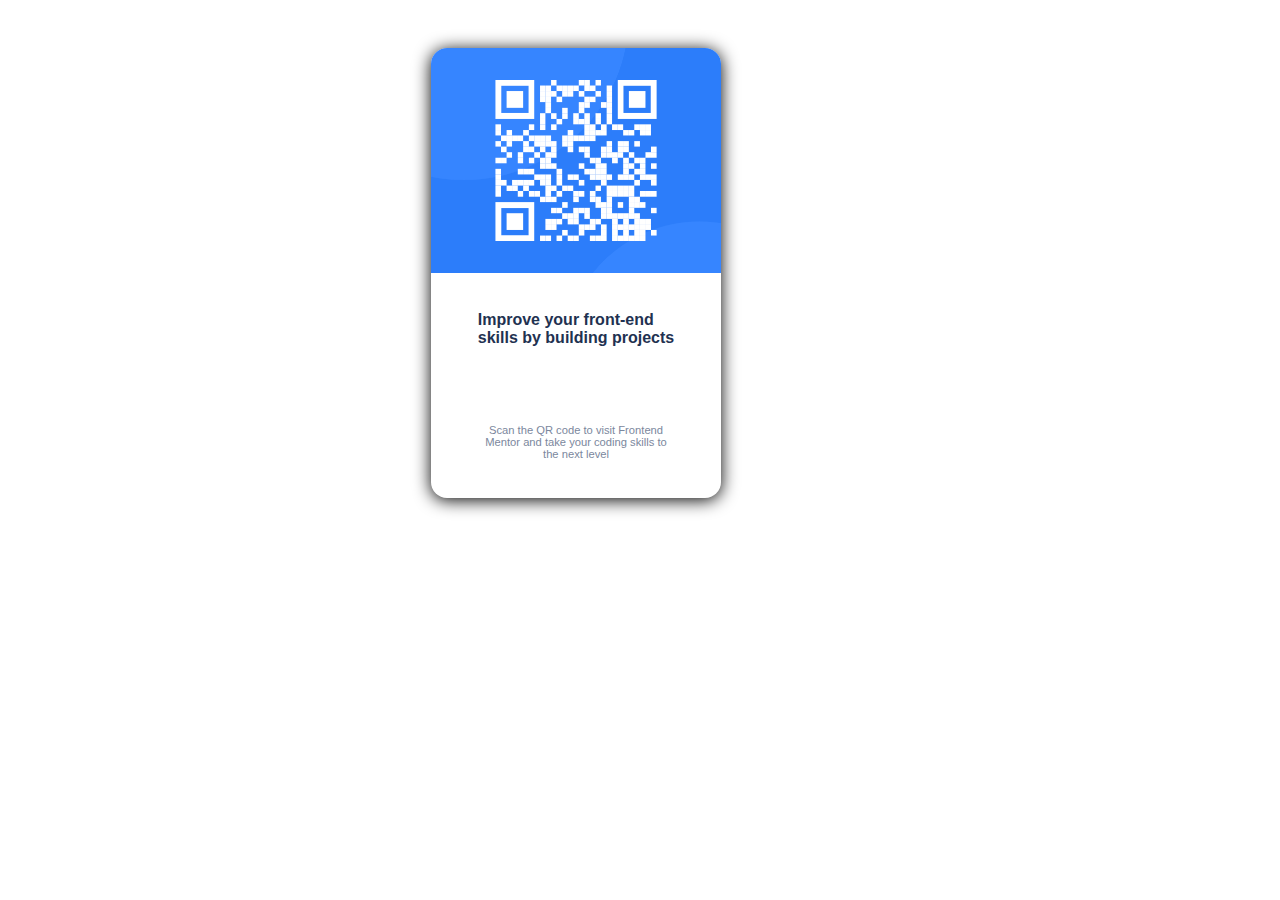
<file: QrCode_card/index.html>
<!DOCTYPE html>
<html lang="en">
<head>
    <meta charset="UTF-8">
    <meta name="viewport" content="width=device-width, initial-scale=1.0">
    <meta http-equiv="X-UA-Compatible" content="ie=edge">
    <link rel="shortcut icon" href="css/favicon-32x32.png" type="image/x-icon">
    <link rel="stylesheet" href="css/challenge15.css">
    <title>QR code card</title>
</head>
<body>
    <div class="container">
        <div class="card">
            <div class="qr_image"></div>
            <div class="card_detail">
                <h3>Improve your front-end<br>skills by building projects</h3>
                <p>Scan the QR code to visit Frontend<br>Mentor and take your coding skills to<br>the next level </p>
            </div>
        </div>
    </div>
</body>
</html>
</file>
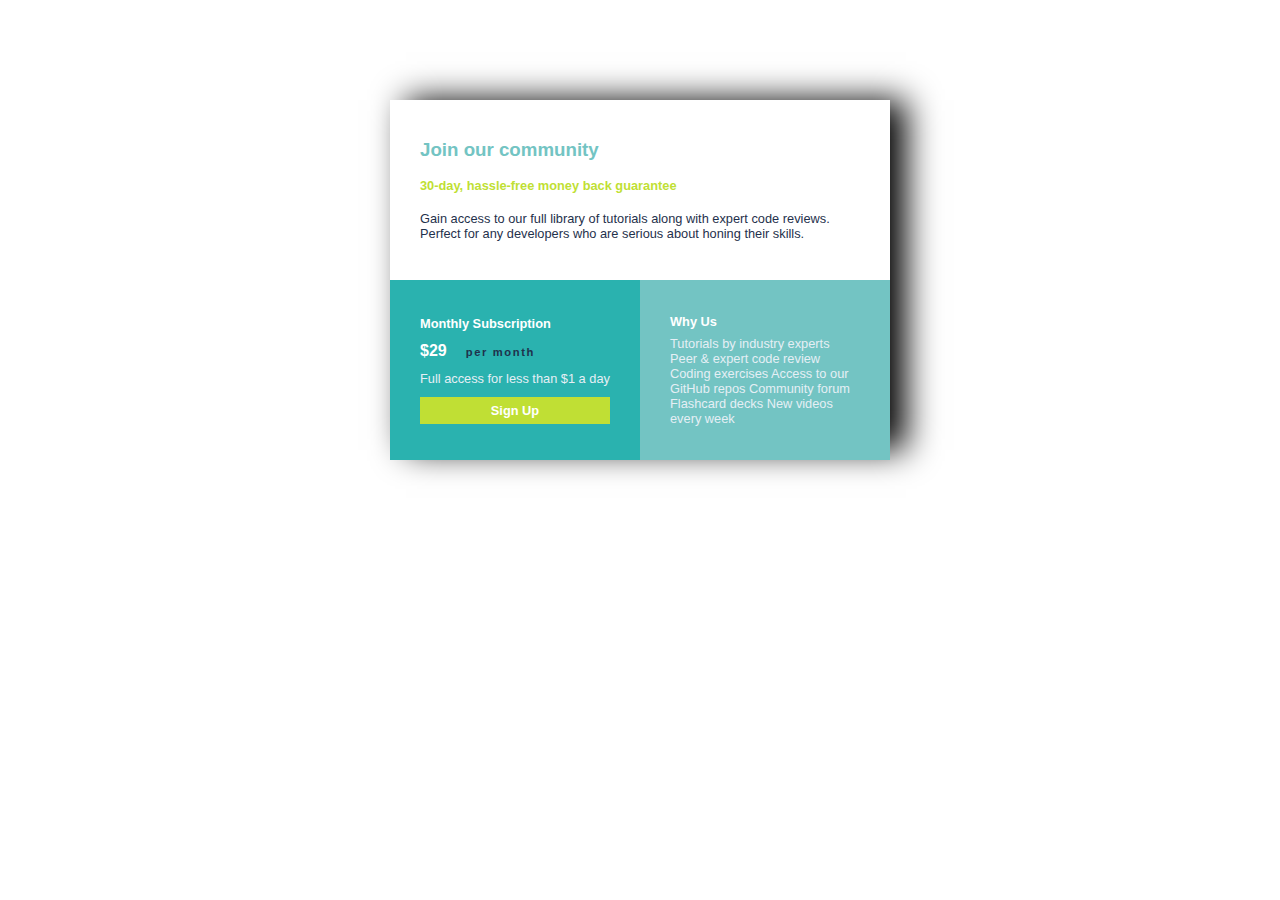
<file: Suscription_card/site/index.html>
<!DOCTYPE html>
<html lang="en">
<head>
    <meta charset="UTF-8">
    <meta http-equiv="X-UA-Compatible" content="ie=edge">
    <meta name="viewport" content="width=device-width, initial-scale=1.0">
    <link rel="stylesheet" href="./css/challenge5.css">
    <title>challenge5</title>
</head>
<body>
    <div class="container">
        <div class="card">
            <div class="card__header card--item">
                <h3>Join our community</h3>
                <h4>30-day, hassle-free money back guarantee</h4>
                <p>Gain access to our full library of tutorials along with expert code reviews. Perfect for any developers who are serious about honing their skills.</p>
            </div>
            <div class="card__using card--item">
                    <h4>Monthly Subscription</h4>
                    <p><span class="souscription">$29</span><span class="format"> per month</span></p>
                    <p class="dayli">Full access for less than $1 a day</p>
                    <button>Sign Up</button>
            </div>
            <div class="why_us card--item">
                <h4>Why Us</h4>
                <p>Tutorials by industry experts Peer & expert code review Coding exercises Access to our GitHub repos Community forum Flashcard decks New videos every week</p>
                
            </div>
        </div>
    </div>
</body>
</html>
</file>
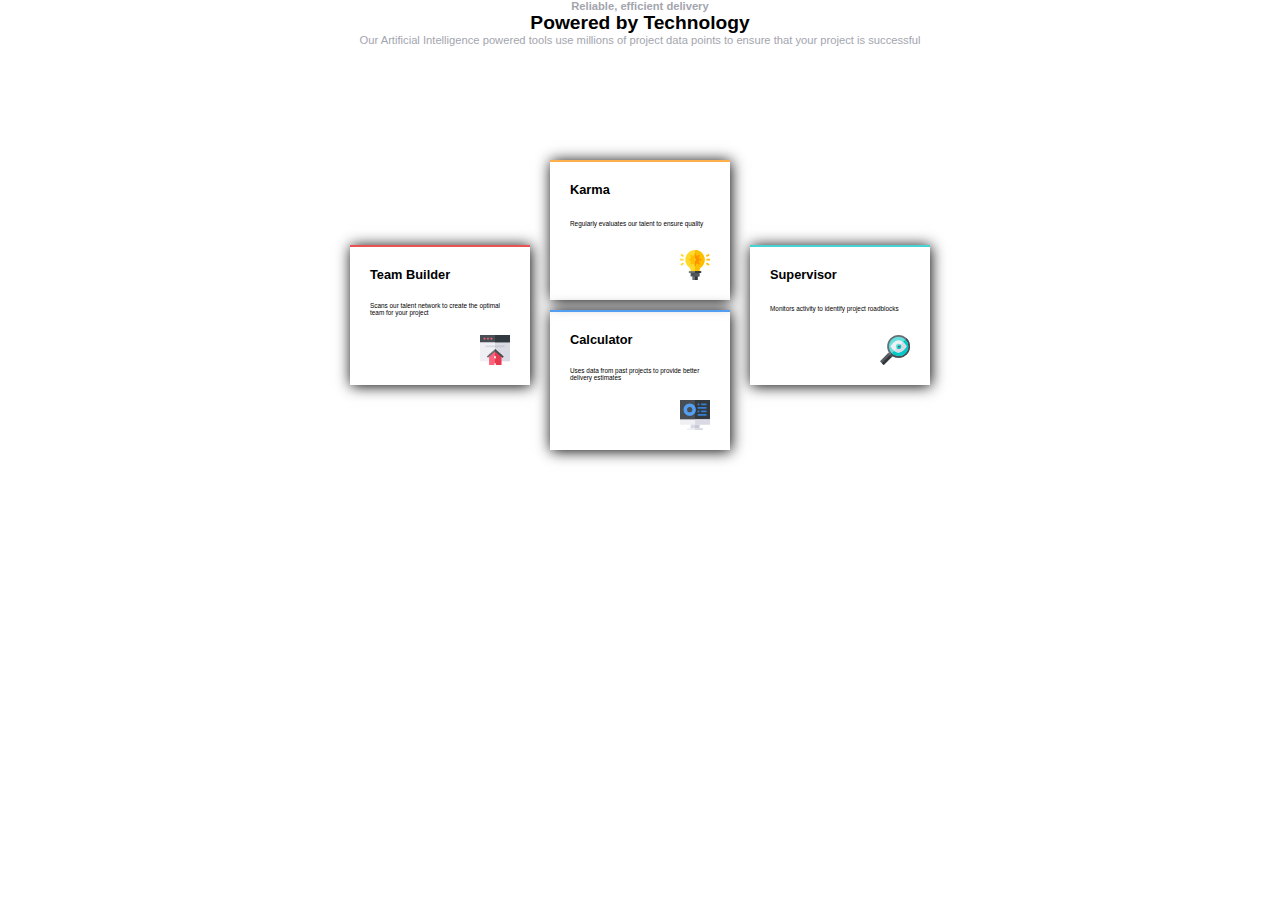
<file: AItechno_landingPage/challenge.html>
<!DOCTYPE html>
<html lang="en">
<head>
    <meta charset="UTF-8">
    <meta http-equiv="X-UA-Compatible" content="IE=7">
    <meta http-equiv="X-UA-Compatible" content="ie=edge">
    <meta name="viewport" content="width=device-width, initial-scale=1.0">
    <link rel="stylesheet" href="index.css">
    <title>challenge7</title>
</head>
<body>
    <div class="container">
        <div class="main">
            <div class="header">
                <h1>Reliable, efficient delivery</h1>
                <h1>Powered by Technology</h1>
                <p>Our Artificial Intelligence powered tools use millions of project data points to ensure that your project is successful</p>
            </div>
            <div class="cards">
                <div class="card item1">
                    <h3>Team Builder</h3>
                    <p>Scans our talent network to create the optimal team for your project</p>
                    <img src="images/icon-team-builder.svg" alt="house's icon" id="pic">
                </div>
               <div class="miniContainer">
                <div class="card item2">
                    <h3>Karma</h3>
                    <p>Regularly evaluates our talent to ensure quality</p>
                    <img src="images/icon-karma.svg" alt="karma's pic" id="pic2">
                </div>
                <div class="card item3">
                    <h3>Calculator</h3>
                    <p>Uses data from past projects to provide better delivery estimates</p>
                    <img src="images/icon-calculator.svg" alt="calculator's pic" id="pic3">
                </div>
               </div>
                <div class="card item4">
                    <h3>Supervisor</h3>
                    <p>Monitors activity to identify project roadblocks</p>
                    <img src="images/icon-supervisor.svg" alt="supervisor's pic" id="pic4">
                </div>
            </div>
        </div>
    </div>
</body>
</html>
</file>
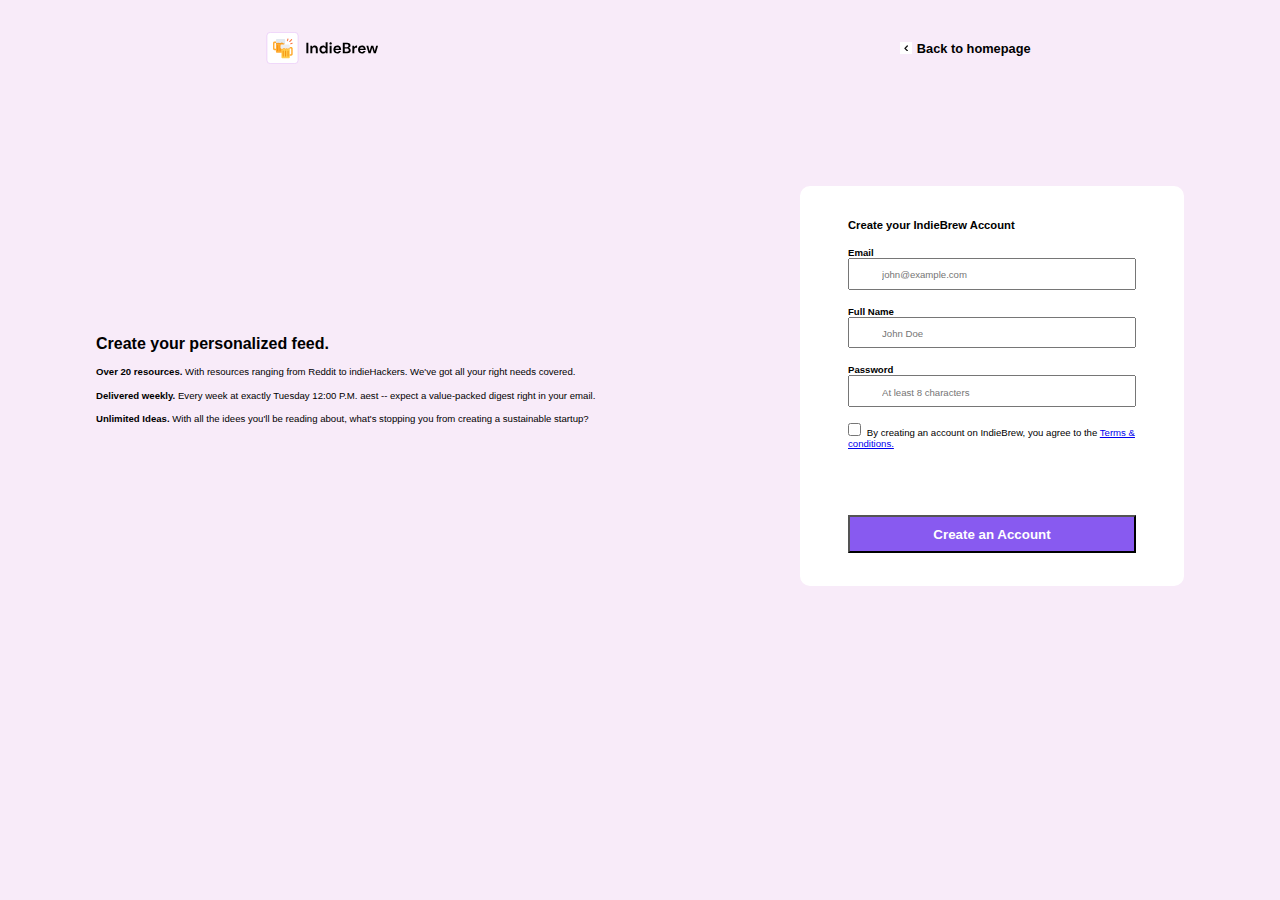
<file: Indie_landingPage/challenge16.html>
<!DOCTYPE html>
<html lang="en">
<head>
    <meta charset="UTF-8">
    <meta name="viewport" content="width=device-width, initial-scale=1.0">
    <meta http-equiv="X-UA-Compatible" content="ie=edge">
    <link rel="stylesheet" href="scss/challenge16.css">
    <title>challenge16</title>
</head>
<body>
    <header>
        <svg width="147" height="42" viewBox="0 0 147 42" fill="none" xmlns="http://www.w3.org/2000/svg">
            <path d="M52.36 28V14H54.92V28H52.36ZM57.5734 28V18.08H59.8334L60.0334 19.76C60.3401 19.1733 60.7801 18.7067 61.3534 18.36C61.9401 18.0133 62.6268 17.84 63.4134 17.84C64.6401 17.84 65.5934 18.2267 66.2734 19C66.9534 19.7733 67.2934 20.9067 67.2934 22.4V28H64.7334V22.64C64.7334 21.7867 64.5601 21.1333 64.2134 20.68C63.8668 20.2267 63.3268 20 62.5934 20C61.8734 20 61.2801 20.2533 60.8134 20.76C60.3601 21.2667 60.1334 21.9733 60.1334 22.88V28H57.5734ZM74.3014 28.24C73.3681 28.24 72.5347 28.0133 71.8014 27.56C71.0681 27.1067 70.4881 26.4867 70.0614 25.7C69.6347 24.9133 69.4214 24.02 69.4214 23.02C69.4214 22.02 69.6347 21.1333 70.0614 20.36C70.4881 19.5733 71.0681 18.96 71.8014 18.52C72.5347 18.0667 73.3681 17.84 74.3014 17.84C75.0481 17.84 75.7014 17.98 76.2614 18.26C76.8214 18.54 77.2747 18.9333 77.6214 19.44V13.6H80.1814V28H77.9014L77.6214 26.58C77.3014 27.02 76.8747 27.4067 76.3414 27.74C75.8214 28.0733 75.1414 28.24 74.3014 28.24ZM74.8414 26C75.6681 26 76.3414 25.7267 76.8614 25.18C77.3947 24.62 77.6614 23.9067 77.6614 23.04C77.6614 22.1733 77.3947 21.4667 76.8614 20.92C76.3414 20.36 75.6681 20.08 74.8414 20.08C74.0281 20.08 73.3547 20.3533 72.8214 20.9C72.2881 21.4467 72.0214 22.1533 72.0214 23.02C72.0214 23.8867 72.2881 24.6 72.8214 25.16C73.3547 25.72 74.0281 26 74.8414 26ZM84.1683 16.54C83.7016 16.54 83.3149 16.4 83.0083 16.12C82.7149 15.84 82.5683 15.4867 82.5683 15.06C82.5683 14.6333 82.7149 14.2867 83.0083 14.02C83.3149 13.74 83.7016 13.6 84.1683 13.6C84.6349 13.6 85.0149 13.74 85.3083 14.02C85.6149 14.2867 85.7683 14.6333 85.7683 15.06C85.7683 15.4867 85.6149 15.84 85.3083 16.12C85.0149 16.4 84.6349 16.54 84.1683 16.54ZM82.8883 28V18.08H85.4483V28H82.8883ZM92.9403 28.24C91.9403 28.24 91.0536 28.0267 90.2803 27.6C89.507 27.1733 88.9003 26.5733 88.4603 25.8C88.0203 25.0267 87.8003 24.1333 87.8003 23.12C87.8003 22.0933 88.0136 21.18 88.4403 20.38C88.8803 19.58 89.4803 18.96 90.2403 18.52C91.0136 18.0667 91.9203 17.84 92.9603 17.84C93.9336 17.84 94.7936 18.0533 95.5403 18.48C96.287 18.9067 96.867 19.4933 97.2803 20.24C97.707 20.9733 97.9203 21.7933 97.9203 22.7C97.9203 22.8467 97.9136 23 97.9003 23.16C97.9003 23.32 97.8936 23.4867 97.8803 23.66H90.3403C90.3936 24.4333 90.6603 25.04 91.1403 25.48C91.6336 25.92 92.227 26.14 92.9203 26.14C93.4403 26.14 93.8736 26.0267 94.2203 25.8C94.5803 25.56 94.847 25.2533 95.0203 24.88H97.6203C97.4336 25.5067 97.1203 26.08 96.6803 26.6C96.2536 27.1067 95.7203 27.5067 95.0803 27.8C94.4536 28.0933 93.7403 28.24 92.9403 28.24ZM92.9603 19.92C92.3336 19.92 91.7803 20.1 91.3003 20.46C90.8203 20.8067 90.5136 21.34 90.3803 22.06H95.3203C95.2803 21.4067 95.0403 20.8867 94.6003 20.5C94.1603 20.1133 93.6136 19.92 92.9603 19.92ZM100.133 28V14H105.753C107.207 14 108.313 14.34 109.073 15.02C109.847 15.6867 110.233 16.5467 110.233 17.6C110.233 18.48 109.993 19.1867 109.513 19.72C109.047 20.24 108.473 20.5933 107.793 20.78C108.593 20.94 109.253 21.34 109.773 21.98C110.293 22.6067 110.553 23.34 110.553 24.18C110.553 25.2867 110.153 26.2 109.353 26.92C108.553 27.64 107.42 28 105.953 28H100.133ZM102.693 19.88H105.373C106.093 19.88 106.647 19.7133 107.033 19.38C107.42 19.0467 107.613 18.5733 107.613 17.96C107.613 17.3733 107.42 16.9133 107.033 16.58C106.66 16.2333 106.093 16.06 105.333 16.06H102.693V19.88ZM102.693 25.92H105.553C106.313 25.92 106.9 25.7467 107.313 25.4C107.74 25.04 107.953 24.54 107.953 23.9C107.953 23.2467 107.733 22.7333 107.293 22.36C106.853 21.9867 106.26 21.8 105.513 21.8H102.693V25.92ZM112.691 28V18.08H114.971L115.211 19.94C115.571 19.3 116.057 18.7933 116.671 18.42C117.297 18.0333 118.031 17.84 118.871 17.84V20.54H118.151C117.591 20.54 117.091 20.6267 116.651 20.8C116.211 20.9733 115.864 21.2733 115.611 21.7C115.371 22.1267 115.251 22.72 115.251 23.48V28H112.691ZM125.265 28.24C124.265 28.24 123.378 28.0267 122.605 27.6C121.831 27.1733 121.225 26.5733 120.785 25.8C120.345 25.0267 120.125 24.1333 120.125 23.12C120.125 22.0933 120.338 21.18 120.765 20.38C121.205 19.58 121.805 18.96 122.565 18.52C123.338 18.0667 124.245 17.84 125.285 17.84C126.258 17.84 127.118 18.0533 127.865 18.48C128.611 18.9067 129.191 19.4933 129.605 20.24C130.031 20.9733 130.245 21.7933 130.245 22.7C130.245 22.8467 130.238 23 130.225 23.16C130.225 23.32 130.218 23.4867 130.205 23.66H122.665C122.718 24.4333 122.985 25.04 123.465 25.48C123.958 25.92 124.551 26.14 125.245 26.14C125.765 26.14 126.198 26.0267 126.545 25.8C126.905 25.56 127.171 25.2533 127.345 24.88H129.945C129.758 25.5067 129.445 26.08 129.005 26.6C128.578 27.1067 128.045 27.5067 127.405 27.8C126.778 28.0933 126.065 28.24 125.265 28.24ZM125.285 19.92C124.658 19.92 124.105 20.1 123.625 20.46C123.145 20.8067 122.838 21.34 122.705 22.06H127.645C127.605 21.4067 127.365 20.8867 126.925 20.5C126.485 20.1133 125.938 19.92 125.285 19.92ZM133.947 28L131.047 18.08H133.587L135.307 25.22L137.307 18.08H140.147L142.147 25.22L143.887 18.08H146.427L143.507 28H140.847L138.727 20.58L136.607 28H133.947Z" fill="black"/>
            <rect x="0.5" y="0.5" width="41" height="41" rx="4.5" fill="white" stroke="#EAC9F8"/>
            <path d="M10.4908 12.5065H13.0245V14.4294H11.7426C10.4606 14.4294 10.4606 15.0704 10.4606 15.7114V21.0135C10.4606 21.989 11.3858 22.1203 11.3858 22.1203H13.0245V24.0432H10.4908C9.4127 24.0432 8.53845 23.1697 8.53845 22.0916V14.4581C8.53845 13.3807 9.41198 12.5065 10.4908 12.5065Z" fill="#FFAC33"/>
            <path d="M12.3835 12.5065H23.2786V25.8111C23.2786 26.6006 22.6326 27.2466 21.843 27.2466H13.8191C13.0295 27.2466 12.3835 26.6006 12.3835 25.8111V12.5065Z" fill="#FFAC33"/>
            <path d="M14.6266 25.3237C14.9804 25.3237 15.2676 25.0373 15.2676 24.6828V17.6335C15.2676 17.2797 14.9812 16.9926 14.6266 16.9926C14.2727 16.9926 13.9856 17.279 13.9856 17.6335V24.6828C13.9856 25.0373 14.2727 25.3237 14.6266 25.3237ZM17.8307 25.3237C18.1846 25.3237 18.4717 25.0373 18.4717 24.6828V17.6335C18.4717 17.2797 18.1853 16.9926 17.8307 16.9926C17.4768 16.9926 17.1897 17.279 17.1897 17.6335V24.6828C17.1905 25.0373 17.4768 25.3237 17.8307 25.3237ZM12.3835 14.7395V12.5065H23.2786V16.0078C23.069 16.0846 22.845 16.1334 22.6089 16.1334C21.7921 16.1334 21.0937 15.6302 20.803 14.9175C20.6322 15.0654 20.4118 15.1572 20.1692 15.1572C19.839 15.1572 19.5483 14.9921 19.3718 14.7409C19.0251 15.2836 18.4214 15.6453 17.7295 15.6453C17.095 15.6453 16.5359 15.3374 16.1798 14.868C16.0018 15.3223 15.5626 15.6453 15.0458 15.6453C14.5828 15.6453 14.1852 15.384 13.9777 15.0043C13.7839 15.0991 13.5686 15.1572 13.3375 15.1572C12.7044 15.1572 12.3835 14.7395 12.3835 14.7395Z" fill="#F4900C"/>
            <path d="M14.3065 9.3024H22.6376C23.9196 9.3024 24.5605 9.94337 24.5605 11.2253V13.2063C24.5605 14.2844 23.6863 15.158 22.6089 15.158C21.7921 15.158 21.0937 14.6548 20.803 13.9428C20.6322 14.0899 20.4118 14.1825 20.1692 14.1825C19.839 14.1825 19.5483 14.0174 19.3718 13.7662C19.0251 14.3081 18.4214 14.6699 17.7295 14.6699C17.095 14.6699 16.5359 14.362 16.1798 13.8925C16.0018 14.3469 15.5626 14.6699 15.0458 14.6699C14.6007 14.6699 14.2203 14.4258 14.0071 14.0691C13.8342 14.2335 13.6023 14.3361 13.3446 14.3361C12.8135 14.3361 12.3835 13.9055 12.3835 13.375V11.2253C12.3835 9.94337 13.0245 9.3024 14.3065 9.3024Z" fill="#E1E8ED"/>
            <path d="M30.4269 13.2602C30.2431 13.2602 30.0594 13.1899 29.9194 13.0499C29.6388 12.7692 29.6388 12.3149 29.9194 12.0342L32.4689 9.48615C32.7496 9.20622 33.2032 9.20622 33.4839 9.48615C33.7645 9.76608 33.7645 10.2212 33.4839 10.5018L30.9344 13.0499C30.7944 13.1906 30.6106 13.2602 30.4269 13.2602ZM27.4381 12.0421C27.3599 12.0421 27.2795 12.0285 27.2012 12.0012C26.8273 11.8706 26.6299 11.4615 26.7605 11.0868L27.4568 9.0964C27.5881 8.72245 27.9965 8.52506 28.3712 8.65569C28.7452 8.78633 28.9425 9.19546 28.8119 9.57013L28.1157 11.5605C28.0123 11.857 27.7345 12.0421 27.4381 12.0421ZM31.8474 16.1865C31.5516 16.1865 31.2746 16.0021 31.1705 15.7078C31.0384 15.3338 31.2351 14.924 31.6083 14.7919L33.3985 14.1596C33.7731 14.0268 34.1823 14.2242 34.3143 14.5974C34.4464 14.9714 34.2497 15.3812 33.8765 15.5133L32.0864 16.1456C32.0067 16.1736 31.9263 16.1865 31.8474 16.1865Z" fill="#FA743E"/>
            <path d="M32.4259 19.6842H29.8922V21.6071H31.1741C32.456 21.6071 32.456 22.2481 32.456 22.889V28.1912C32.456 29.1667 31.5308 29.298 31.5308 29.298H29.8922V31.2209H32.4259C33.504 31.2209 34.3782 30.3474 34.3782 29.2693V21.6358C34.3782 20.5584 33.5047 19.6842 32.4259 19.6842Z" fill="#FFAC33"/>
            <path d="M30.5331 19.6842H19.6381V32.9888C19.6381 33.7783 20.2841 34.4243 21.0736 34.4243H29.0976C29.8871 34.4243 30.5331 33.7783 30.5331 32.9888V19.6842Z" fill="#FFCC4D"/>
            <path d="M21.8811 32.5014C21.5273 32.5014 21.2402 32.2151 21.2402 31.8605V24.8113C21.2402 24.4574 21.5273 24.1703 21.8811 24.1703C22.235 24.1703 22.5221 24.4567 22.5221 24.8113V31.8605C22.5221 32.2151 22.235 32.5014 21.8811 32.5014ZM28.2901 32.5014C27.9363 32.5014 27.6491 32.2151 27.6491 31.8605V24.8113C27.6491 24.4574 27.9355 24.1703 28.2901 24.1703C28.644 24.1703 28.9311 24.4567 28.9311 24.8113V31.8605C28.9311 32.2151 28.644 32.5014 28.2901 32.5014ZM25.086 32.5014C24.7321 32.5014 24.445 32.2151 24.445 31.8605V24.8113C24.445 24.4574 24.7314 24.1703 25.086 24.1703C25.4406 24.1703 25.727 24.4567 25.727 24.8113V31.8605C25.7262 32.2151 25.4398 32.5014 25.086 32.5014Z" fill="#F4900C"/>
            <path d="M30.5331 21.9172V19.6842H19.6381V23.1855C19.8477 23.2623 20.0716 23.3111 20.3077 23.3111C21.1246 23.3111 21.823 22.8079 22.1137 22.0952C22.2845 22.2431 22.5048 22.3349 22.7474 22.3349C23.0776 22.3349 23.3683 22.1698 23.5449 21.9186C23.8916 22.4613 24.4952 22.823 25.1871 22.823C25.8217 22.823 26.3808 22.5151 26.7368 22.0457C26.9148 22.5 27.3541 22.823 27.8709 22.823C28.3339 22.823 28.7315 22.5617 28.9389 22.182C29.1327 22.2768 29.3481 22.3349 29.5792 22.3349C30.2123 22.3349 30.5331 21.9172 30.5331 21.9172Z" fill="#FFAC33"/>
            <path d="M28.6102 16.4801H20.279C18.9971 16.4801 18.3561 17.1211 18.3561 18.403V20.3841C18.3561 21.4621 19.2304 22.3357 20.3078 22.3357C21.1246 22.3357 21.823 21.8325 22.1137 21.1205C22.2845 21.2676 22.5049 21.3602 22.7475 21.3602C23.0776 21.3602 23.3683 21.1951 23.5449 20.9439C23.8916 21.4858 24.4952 21.8476 25.1872 21.8476C25.8217 21.8476 26.3808 21.5397 26.7368 21.0702C26.9148 21.5246 27.3541 21.8476 27.8709 21.8476C28.3159 21.8476 28.6963 21.6035 28.9095 21.2468C29.0818 21.4112 29.3143 21.5138 29.5713 21.5138C30.1025 21.5138 30.5324 21.0832 30.5324 20.5527V18.403C30.5331 17.1211 29.8921 16.4801 28.6102 16.4801Z" fill="#EEEEEE"/>
        </svg>

        <div class="back">
            <svg class="second-svg" width="12" height="19" viewBox="0 0 12 19" fill="none" xmlns="http://www.w3.org/2000/svg">
                <path d="M9.83533 2.64001L2.94592 9.39434L9.83533 16.1487" stroke="#101010" stroke-width="4" stroke-linecap="round" stroke-linejoin="round"/>
            </svg>

            <p>Back to homepage</p>

        </div>

        
    </header>

    <main>

        <div class="left">

            <h3>Create your personalized feed.</h3>

            <div class="details">

                <p><span>Over 20 resources.</span> With resources ranging from Reddit to indieHackers. We've got all your right needs covered.</p>
                <p><span>Delivered weekly.</span> Every week at exactly Tuesday 12:00 P.M. aest -- expect a value-packed digest right in your email.</p>
                <p><span>Unlimited Ideas.</span> With all the idees you'll be reading about, what's stopping you from creating a sustainable startup?</p>

            </div>

        </div>

        <div class="right">
            <div class="souscription">
                <h3>Create your IndieBrew Account</h3>

                <form action="get">

                    <label for="email" >Email</label>
                    <input type="email" name="" id="email" placeholder="john@example.com">

                </form>
                <form action="get">

                    <label for="name">Full Name</label>
                    <input type="text" name="name" id="name" placeholder="John Doe">

                </form>

                <form action="get">

                    <label for="password">Password</label>
                    <input type="password" name="password" id="password" placeholder="At least 8 characters">

                </form>
                

                
                <input type="checkbox" name="agree" id="agree"> <p class="checkbox_text">By creating an account on IndieBrew, you agree to the
                <a href="#">Terms & conditions.</a></p>
                
            </div>

            <button type="submit">Create an Account</button>
        </div>

    </main>
</body>
</html>
</file>
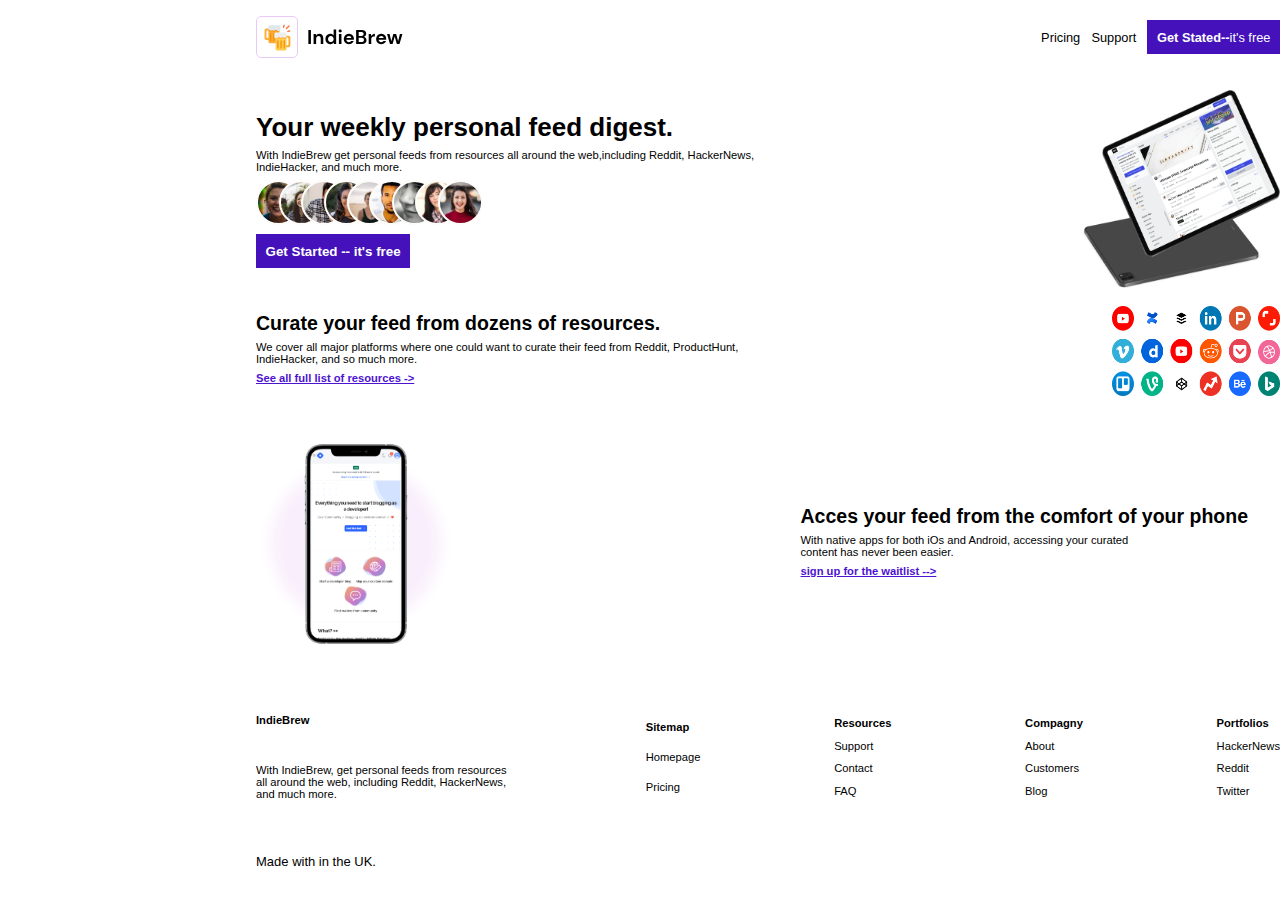
<file: Indie_landingPage/challenge16_2.html>
<!DOCTYPE html>
<html lang="en">
<head>
    <meta charset="UTF-8">
    <meta http-equiv="X-UA-Compatible" content="ie=edge">
    <meta name="viewport" content="width=device-width, initial-scale=1.0">
    <link rel="stylesheet" href="scss/challenge16_2.css">

    <title>challenge16_2</title>
</head>
<body>

    <header>
        <svg width="147" height="42" viewBox="0 0 147 42" fill="none" xmlns="http://www.w3.org/2000/svg">
            <path d="M52.36 28V14H54.92V28H52.36ZM57.5734 28V18.08H59.8334L60.0334 19.76C60.3401 19.1733 60.7801 18.7067 61.3534 18.36C61.9401 18.0133 62.6268 17.84 63.4134 17.84C64.6401 17.84 65.5934 18.2267 66.2734 19C66.9534 19.7733 67.2934 20.9067 67.2934 22.4V28H64.7334V22.64C64.7334 21.7867 64.5601 21.1333 64.2134 20.68C63.8668 20.2267 63.3268 20 62.5934 20C61.8734 20 61.2801 20.2533 60.8134 20.76C60.3601 21.2667 60.1334 21.9733 60.1334 22.88V28H57.5734ZM74.3014 28.24C73.3681 28.24 72.5347 28.0133 71.8014 27.56C71.0681 27.1067 70.4881 26.4867 70.0614 25.7C69.6347 24.9133 69.4214 24.02 69.4214 23.02C69.4214 22.02 69.6347 21.1333 70.0614 20.36C70.4881 19.5733 71.0681 18.96 71.8014 18.52C72.5347 18.0667 73.3681 17.84 74.3014 17.84C75.0481 17.84 75.7014 17.98 76.2614 18.26C76.8214 18.54 77.2747 18.9333 77.6214 19.44V13.6H80.1814V28H77.9014L77.6214 26.58C77.3014 27.02 76.8747 27.4067 76.3414 27.74C75.8214 28.0733 75.1414 28.24 74.3014 28.24ZM74.8414 26C75.6681 26 76.3414 25.7267 76.8614 25.18C77.3947 24.62 77.6614 23.9067 77.6614 23.04C77.6614 22.1733 77.3947 21.4667 76.8614 20.92C76.3414 20.36 75.6681 20.08 74.8414 20.08C74.0281 20.08 73.3547 20.3533 72.8214 20.9C72.2881 21.4467 72.0214 22.1533 72.0214 23.02C72.0214 23.8867 72.2881 24.6 72.8214 25.16C73.3547 25.72 74.0281 26 74.8414 26ZM84.1683 16.54C83.7016 16.54 83.3149 16.4 83.0083 16.12C82.7149 15.84 82.5683 15.4867 82.5683 15.06C82.5683 14.6333 82.7149 14.2867 83.0083 14.02C83.3149 13.74 83.7016 13.6 84.1683 13.6C84.6349 13.6 85.0149 13.74 85.3083 14.02C85.6149 14.2867 85.7683 14.6333 85.7683 15.06C85.7683 15.4867 85.6149 15.84 85.3083 16.12C85.0149 16.4 84.6349 16.54 84.1683 16.54ZM82.8883 28V18.08H85.4483V28H82.8883ZM92.9403 28.24C91.9403 28.24 91.0536 28.0267 90.2803 27.6C89.507 27.1733 88.9003 26.5733 88.4603 25.8C88.0203 25.0267 87.8003 24.1333 87.8003 23.12C87.8003 22.0933 88.0136 21.18 88.4403 20.38C88.8803 19.58 89.4803 18.96 90.2403 18.52C91.0136 18.0667 91.9203 17.84 92.9603 17.84C93.9336 17.84 94.7936 18.0533 95.5403 18.48C96.287 18.9067 96.867 19.4933 97.2803 20.24C97.707 20.9733 97.9203 21.7933 97.9203 22.7C97.9203 22.8467 97.9136 23 97.9003 23.16C97.9003 23.32 97.8936 23.4867 97.8803 23.66H90.3403C90.3936 24.4333 90.6603 25.04 91.1403 25.48C91.6336 25.92 92.227 26.14 92.9203 26.14C93.4403 26.14 93.8736 26.0267 94.2203 25.8C94.5803 25.56 94.847 25.2533 95.0203 24.88H97.6203C97.4336 25.5067 97.1203 26.08 96.6803 26.6C96.2536 27.1067 95.7203 27.5067 95.0803 27.8C94.4536 28.0933 93.7403 28.24 92.9403 28.24ZM92.9603 19.92C92.3336 19.92 91.7803 20.1 91.3003 20.46C90.8203 20.8067 90.5136 21.34 90.3803 22.06H95.3203C95.2803 21.4067 95.0403 20.8867 94.6003 20.5C94.1603 20.1133 93.6136 19.92 92.9603 19.92ZM100.133 28V14H105.753C107.207 14 108.313 14.34 109.073 15.02C109.847 15.6867 110.233 16.5467 110.233 17.6C110.233 18.48 109.993 19.1867 109.513 19.72C109.047 20.24 108.473 20.5933 107.793 20.78C108.593 20.94 109.253 21.34 109.773 21.98C110.293 22.6067 110.553 23.34 110.553 24.18C110.553 25.2867 110.153 26.2 109.353 26.92C108.553 27.64 107.42 28 105.953 28H100.133ZM102.693 19.88H105.373C106.093 19.88 106.647 19.7133 107.033 19.38C107.42 19.0467 107.613 18.5733 107.613 17.96C107.613 17.3733 107.42 16.9133 107.033 16.58C106.66 16.2333 106.093 16.06 105.333 16.06H102.693V19.88ZM102.693 25.92H105.553C106.313 25.92 106.9 25.7467 107.313 25.4C107.74 25.04 107.953 24.54 107.953 23.9C107.953 23.2467 107.733 22.7333 107.293 22.36C106.853 21.9867 106.26 21.8 105.513 21.8H102.693V25.92ZM112.691 28V18.08H114.971L115.211 19.94C115.571 19.3 116.057 18.7933 116.671 18.42C117.297 18.0333 118.031 17.84 118.871 17.84V20.54H118.151C117.591 20.54 117.091 20.6267 116.651 20.8C116.211 20.9733 115.864 21.2733 115.611 21.7C115.371 22.1267 115.251 22.72 115.251 23.48V28H112.691ZM125.265 28.24C124.265 28.24 123.378 28.0267 122.605 27.6C121.831 27.1733 121.225 26.5733 120.785 25.8C120.345 25.0267 120.125 24.1333 120.125 23.12C120.125 22.0933 120.338 21.18 120.765 20.38C121.205 19.58 121.805 18.96 122.565 18.52C123.338 18.0667 124.245 17.84 125.285 17.84C126.258 17.84 127.118 18.0533 127.865 18.48C128.611 18.9067 129.191 19.4933 129.605 20.24C130.031 20.9733 130.245 21.7933 130.245 22.7C130.245 22.8467 130.238 23 130.225 23.16C130.225 23.32 130.218 23.4867 130.205 23.66H122.665C122.718 24.4333 122.985 25.04 123.465 25.48C123.958 25.92 124.551 26.14 125.245 26.14C125.765 26.14 126.198 26.0267 126.545 25.8C126.905 25.56 127.171 25.2533 127.345 24.88H129.945C129.758 25.5067 129.445 26.08 129.005 26.6C128.578 27.1067 128.045 27.5067 127.405 27.8C126.778 28.0933 126.065 28.24 125.265 28.24ZM125.285 19.92C124.658 19.92 124.105 20.1 123.625 20.46C123.145 20.8067 122.838 21.34 122.705 22.06H127.645C127.605 21.4067 127.365 20.8867 126.925 20.5C126.485 20.1133 125.938 19.92 125.285 19.92ZM133.947 28L131.047 18.08H133.587L135.307 25.22L137.307 18.08H140.147L142.147 25.22L143.887 18.08H146.427L143.507 28H140.847L138.727 20.58L136.607 28H133.947Z" fill="black"/>
            <rect x="0.5" y="0.5" width="41" height="41" rx="4.5" fill="white" stroke="#EAC9F8"/>
            <path d="M10.4908 12.5065H13.0245V14.4294H11.7426C10.4606 14.4294 10.4606 15.0704 10.4606 15.7114V21.0135C10.4606 21.989 11.3858 22.1203 11.3858 22.1203H13.0245V24.0432H10.4908C9.4127 24.0432 8.53845 23.1697 8.53845 22.0916V14.4581C8.53845 13.3807 9.41198 12.5065 10.4908 12.5065Z" fill="#FFAC33"/>
            <path d="M12.3835 12.5065H23.2786V25.8111C23.2786 26.6006 22.6326 27.2466 21.843 27.2466H13.8191C13.0295 27.2466 12.3835 26.6006 12.3835 25.8111V12.5065Z" fill="#FFAC33"/>
            <path d="M14.6266 25.3237C14.9804 25.3237 15.2676 25.0373 15.2676 24.6828V17.6335C15.2676 17.2797 14.9812 16.9926 14.6266 16.9926C14.2727 16.9926 13.9856 17.279 13.9856 17.6335V24.6828C13.9856 25.0373 14.2727 25.3237 14.6266 25.3237ZM17.8307 25.3237C18.1846 25.3237 18.4717 25.0373 18.4717 24.6828V17.6335C18.4717 17.2797 18.1853 16.9926 17.8307 16.9926C17.4768 16.9926 17.1897 17.279 17.1897 17.6335V24.6828C17.1905 25.0373 17.4768 25.3237 17.8307 25.3237ZM12.3835 14.7395V12.5065H23.2786V16.0078C23.069 16.0846 22.845 16.1334 22.6089 16.1334C21.7921 16.1334 21.0937 15.6302 20.803 14.9175C20.6322 15.0654 20.4118 15.1572 20.1692 15.1572C19.839 15.1572 19.5483 14.9921 19.3718 14.7409C19.0251 15.2836 18.4214 15.6453 17.7295 15.6453C17.095 15.6453 16.5359 15.3374 16.1798 14.868C16.0018 15.3223 15.5626 15.6453 15.0458 15.6453C14.5828 15.6453 14.1852 15.384 13.9777 15.0043C13.7839 15.0991 13.5686 15.1572 13.3375 15.1572C12.7044 15.1572 12.3835 14.7395 12.3835 14.7395Z" fill="#F4900C"/>
            <path d="M14.3065 9.3024H22.6376C23.9196 9.3024 24.5605 9.94337 24.5605 11.2253V13.2063C24.5605 14.2844 23.6863 15.158 22.6089 15.158C21.7921 15.158 21.0937 14.6548 20.803 13.9428C20.6322 14.0899 20.4118 14.1825 20.1692 14.1825C19.839 14.1825 19.5483 14.0174 19.3718 13.7662C19.0251 14.3081 18.4214 14.6699 17.7295 14.6699C17.095 14.6699 16.5359 14.362 16.1798 13.8925C16.0018 14.3469 15.5626 14.6699 15.0458 14.6699C14.6007 14.6699 14.2203 14.4258 14.0071 14.0691C13.8342 14.2335 13.6023 14.3361 13.3446 14.3361C12.8135 14.3361 12.3835 13.9055 12.3835 13.375V11.2253C12.3835 9.94337 13.0245 9.3024 14.3065 9.3024Z" fill="#E1E8ED"/>
            <path d="M30.4269 13.2602C30.2431 13.2602 30.0594 13.1899 29.9194 13.0499C29.6388 12.7692 29.6388 12.3149 29.9194 12.0342L32.4689 9.48615C32.7496 9.20622 33.2032 9.20622 33.4839 9.48615C33.7645 9.76608 33.7645 10.2212 33.4839 10.5018L30.9344 13.0499C30.7944 13.1906 30.6106 13.2602 30.4269 13.2602ZM27.4381 12.0421C27.3599 12.0421 27.2795 12.0285 27.2012 12.0012C26.8273 11.8706 26.6299 11.4615 26.7605 11.0868L27.4568 9.0964C27.5881 8.72245 27.9965 8.52506 28.3712 8.65569C28.7452 8.78633 28.9425 9.19546 28.8119 9.57013L28.1157 11.5605C28.0123 11.857 27.7345 12.0421 27.4381 12.0421ZM31.8474 16.1865C31.5516 16.1865 31.2746 16.0021 31.1705 15.7078C31.0384 15.3338 31.2351 14.924 31.6083 14.7919L33.3985 14.1596C33.7731 14.0268 34.1823 14.2242 34.3143 14.5974C34.4464 14.9714 34.2497 15.3812 33.8765 15.5133L32.0864 16.1456C32.0067 16.1736 31.9263 16.1865 31.8474 16.1865Z" fill="#FA743E"/>
            <path d="M32.4259 19.6842H29.8922V21.6071H31.1741C32.456 21.6071 32.456 22.2481 32.456 22.889V28.1912C32.456 29.1667 31.5308 29.298 31.5308 29.298H29.8922V31.2209H32.4259C33.504 31.2209 34.3782 30.3474 34.3782 29.2693V21.6358C34.3782 20.5584 33.5047 19.6842 32.4259 19.6842Z" fill="#FFAC33"/>
            <path d="M30.5331 19.6842H19.6381V32.9888C19.6381 33.7783 20.2841 34.4243 21.0736 34.4243H29.0976C29.8871 34.4243 30.5331 33.7783 30.5331 32.9888V19.6842Z" fill="#FFCC4D"/>
            <path d="M21.8811 32.5014C21.5273 32.5014 21.2402 32.2151 21.2402 31.8605V24.8113C21.2402 24.4574 21.5273 24.1703 21.8811 24.1703C22.235 24.1703 22.5221 24.4567 22.5221 24.8113V31.8605C22.5221 32.2151 22.235 32.5014 21.8811 32.5014ZM28.2901 32.5014C27.9363 32.5014 27.6491 32.2151 27.6491 31.8605V24.8113C27.6491 24.4574 27.9355 24.1703 28.2901 24.1703C28.644 24.1703 28.9311 24.4567 28.9311 24.8113V31.8605C28.9311 32.2151 28.644 32.5014 28.2901 32.5014ZM25.086 32.5014C24.7321 32.5014 24.445 32.2151 24.445 31.8605V24.8113C24.445 24.4574 24.7314 24.1703 25.086 24.1703C25.4406 24.1703 25.727 24.4567 25.727 24.8113V31.8605C25.7262 32.2151 25.4398 32.5014 25.086 32.5014Z" fill="#F4900C"/>
            <path d="M30.5331 21.9172V19.6842H19.6381V23.1855C19.8477 23.2623 20.0716 23.3111 20.3077 23.3111C21.1246 23.3111 21.823 22.8079 22.1137 22.0952C22.2845 22.2431 22.5048 22.3349 22.7474 22.3349C23.0776 22.3349 23.3683 22.1698 23.5449 21.9186C23.8916 22.4613 24.4952 22.823 25.1871 22.823C25.8217 22.823 26.3808 22.5151 26.7368 22.0457C26.9148 22.5 27.3541 22.823 27.8709 22.823C28.3339 22.823 28.7315 22.5617 28.9389 22.182C29.1327 22.2768 29.3481 22.3349 29.5792 22.3349C30.2123 22.3349 30.5331 21.9172 30.5331 21.9172Z" fill="#FFAC33"/>
            <path d="M28.6102 16.4801H20.279C18.9971 16.4801 18.3561 17.1211 18.3561 18.403V20.3841C18.3561 21.4621 19.2304 22.3357 20.3078 22.3357C21.1246 22.3357 21.823 21.8325 22.1137 21.1205C22.2845 21.2676 22.5049 21.3602 22.7475 21.3602C23.0776 21.3602 23.3683 21.1951 23.5449 20.9439C23.8916 21.4858 24.4952 21.8476 25.1872 21.8476C25.8217 21.8476 26.3808 21.5397 26.7368 21.0702C26.9148 21.5246 27.3541 21.8476 27.8709 21.8476C28.3159 21.8476 28.6963 21.6035 28.9095 21.2468C29.0818 21.4112 29.3143 21.5138 29.5713 21.5138C30.1025 21.5138 30.5324 21.0832 30.5324 20.5527V18.403C30.5331 17.1211 29.8921 16.4801 28.6102 16.4801Z" fill="#EEEEEE"/>
        </svg> 
        
        <nav class="nav">
            <ul class="nav__ul">
                <li>Pricing</li>
                <li>Support</li>
                <li class="nav__ul--btn">Get Stated--<span>it's free</span></li>
            </ul>
        </nav>
    </header>

    <main>
        <section class="description">
            <div class="right">
                <h1>Your weekly personal feed digest.</h1>
                <p>With IndieBrew get personal feeds from resources all around the web,including Reddit, HackerNews, IndieHacker, and much more.</p>
                
                <svg width="227" height="45" viewBox="0 0 227 45" fill="none" xmlns="http://www.w3.org/2000/svg" xmlns:xlink="http://www.w3.org/1999/xlink">
                <circle cx="22.5" cy="22.5" r="21.5" fill="url(#pattern0)" stroke="#FDFCF9" stroke-width="2"/>
                <circle cx="45.5" cy="22.5" r="21.5" fill="url(#pattern1)" stroke="#FDFCF9" stroke-width="2"/>
                <path d="M90 22.5C90 34.3535 80.1711 44 68 44C55.8289 44 46 34.3535 46 22.5C46 10.6465 55.8289 1 68 1C80.1711 1 90 10.6465 90 22.5Z" fill="url(#pattern2)" stroke="#FDFCF9" stroke-width="2"/>
                <circle cx="90.5" cy="22.5" r="21.5" fill="url(#pattern3)" stroke="#FDFCF9" stroke-width="2"/>
                <circle cx="113.5" cy="22.5" r="21.5" fill="url(#pattern4)" stroke="#FDFCF9" stroke-width="2"/>
                <path d="M158 22.5C158 34.3535 148.171 44 136 44C123.829 44 114 34.3535 114 22.5C114 10.6465 123.829 1 136 1C148.171 1 158 10.6465 158 22.5Z" fill="url(#pattern5)" stroke="#FDFCF9" stroke-width="2"/>
                <path d="M181 22.5C181 34.3535 171.171 44 159 44C146.829 44 137 34.3535 137 22.5C137 10.6465 146.829 1 159 1C171.171 1 181 10.6465 181 22.5Z" fill="url(#pattern6)" stroke="#FDFCF9" stroke-width="2"/>
                <circle cx="181.5" cy="22.5" r="21.5" fill="url(#pattern7)" stroke="#FDFCF9" stroke-width="2"/>
                <circle cx="204.5" cy="22.5" r="21.5" fill="url(#pattern8)" stroke="#FDFCF9" stroke-width="2"/>
                <defs>
                <pattern id="pattern0" patternContentUnits="objectBoundingBox" width="1" height="1">
                <use xlink:href="#image0" transform="scale(0.005)"/>
                </pattern>
                <pattern id="pattern1" patternContentUnits="objectBoundingBox" width="1" height="1">
                <use xlink:href="#image1" transform="scale(0.005)"/>
                </pattern>
                <pattern id="pattern2" patternContentUnits="objectBoundingBox" width="1" height="1">
                <use xlink:href="#image2" transform="translate(0 -0.0111111) scale(0.005 0.00511111)"/>
                </pattern>
                <pattern id="pattern3" patternContentUnits="objectBoundingBox" width="1" height="1">
                <use xlink:href="#image3" transform="scale(0.005)"/>
                </pattern>
                <pattern id="pattern4" patternContentUnits="objectBoundingBox" width="1" height="1">
                <use xlink:href="#image4" transform="scale(0.005)"/>
                </pattern>
                <pattern id="pattern5" patternContentUnits="objectBoundingBox" width="1" height="1">
                <use xlink:href="#image5" transform="translate(0 -0.0111111) scale(0.005 0.00511111)"/>
                </pattern>
                <pattern id="pattern6" patternContentUnits="objectBoundingBox" width="1" height="1">
                <use xlink:href="#image6" transform="translate(0 -0.0111111) scale(0.005 0.00511111)"/>
                </pattern>
                <pattern id="pattern7" patternContentUnits="objectBoundingBox" width="1" height="1">
                <use xlink:href="#image7" transform="scale(0.005)"/>
                </pattern>
                <pattern id="pattern8" patternContentUnits="objectBoundingBox" width="1" height="1">
                <use xlink:href="#image8" transform="scale(0.005)"/>
                </pattern>
                <image id="image0" width="200" height="200" xlink:href="[data-uri]"/>
                <image id="image1" width="200" height="200" xlink:href="[data-uri]"/>
                <image id="image2" width="200" height="200" xlink:href="[data-uri]"/>
                <image id="image3" width="200" height="200" xlink:href="[data-uri]"/>
                <image id="image4" width="200" height="200" xlink:href="[data-uri]"/>
                <image id="image5" width="200" height="200" xlink:href="[data-uri]"/>
                <image id="image6" width="200" height="200" xlink:href="[data-uri]"/>
                <image id="image7" width="200" height="200" xlink:href="[data-uri]"/>
                <image id="image8" width="200" height="200" xlink:href="[data-uri]"/>
                </defs>
                </svg>
                <button type="submit">Get Started -- it's free </button>
            </div>

            <img src="scss/Assets/Feed Mockup.png" alt="phone's image">
        </section>

        <section class="social_media">
            <div class="social_media--left">
                <h2>Curate your feed from dozens of resources. </h2>

                <p>We cover all major platforms where one could want to curate their feed from Reddit, ProductHunt, IndieHacker, and so much more.</p>
                <p><a href="#">See all full list of resources -></a></p>
            </div>

            <img src="scss/Assets/Social Media Icons.png" alt="social media icons">
        </section>

        <section class="sign_up">
            <img src="scss/Assets/Phone Mockup.png" alt="phone's image">

            <div class="sign_up--right">
                <h2>Acces your feed from the comfort of your phone</h2>
                <p>With native apps for both iOs and Android, accessing your curated<br>content has never been easier.</p>
                <p><a href="#">sign up for the waitlist --></a></p>
            </div>
        </section>

    </main>

    <footer>
       <section class="list">
        <ul>
            <li>IndieBrew</li>
            <li><p>With IndieBrew, get personal feeds from resources all around the web, including Reddit, HackerNews, and much more.</p></li>
        </ul>

        <ul>
            <li>Sitemap</li>
            <li>Homepage</li>
            <li>Pricing</li>
        </ul>

        <ul>
            <li>Resources</li>
            <li>Support</li>
            <li>Contact</li>
            <li>FAQ</li>
        </ul>
        <ul>
            <li>Compagny</li>
            <li>About</li>
            <li>Customers</li>
            <li>Blog</li>
        </ul>
        <ul>
            <li>Portfolios</li>
            <li>HackerNews</li>
            <li>Reddit</li>
            <li>Twitter</li>
        </ul>
       </section>
       <p>Made with in the UK. </p>
    </footer>

</body>
</html>
</file>
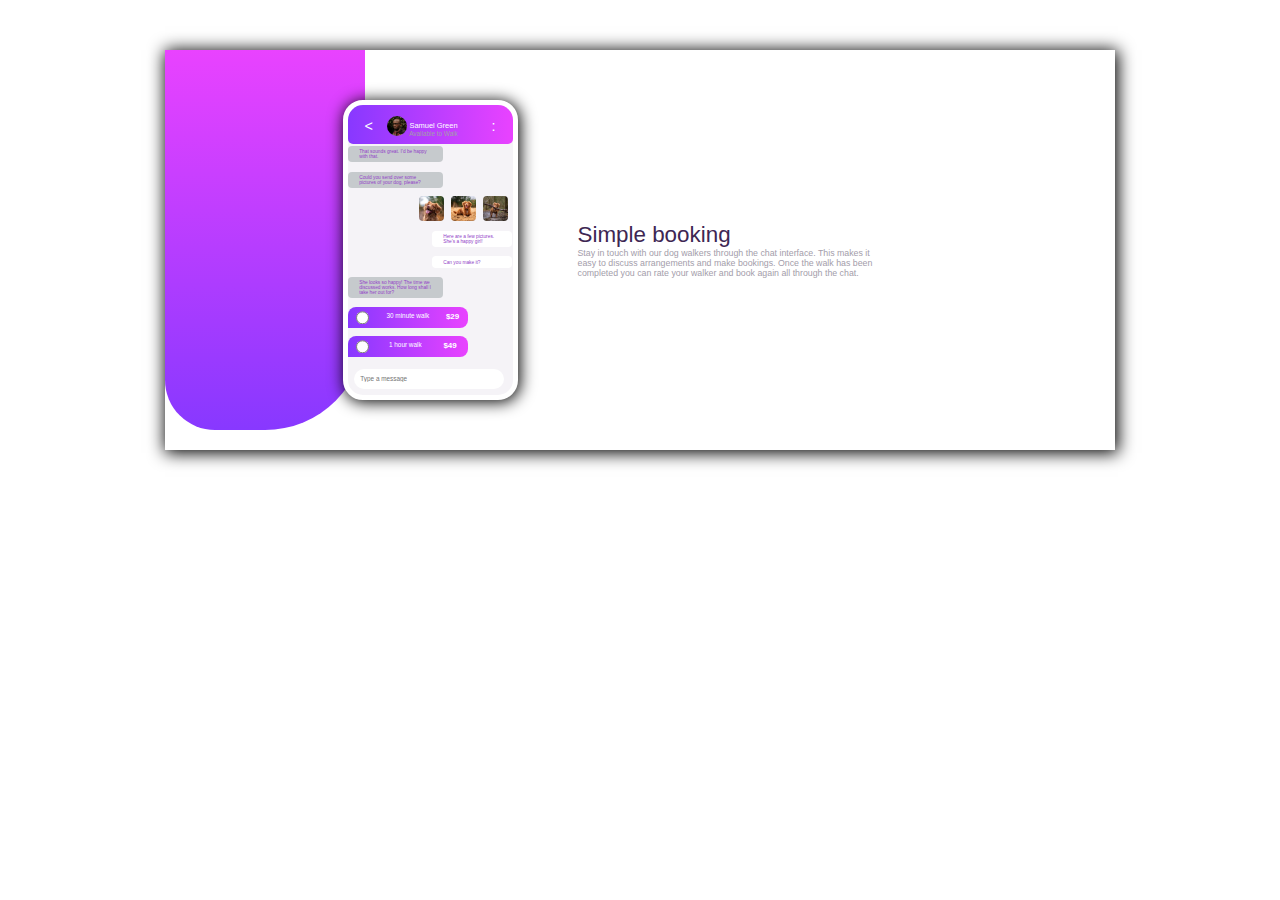
<file: Dug'sReservation_landingPage/site/challenge9.html>
<!DOCTYPE html>
<html lang="en">
<head>
    <meta charset="UTF-8">
    <meta http-equiv="X-UA-Compatible" content="IE=edge">
    <meta name="viewport" content="width=device-width, initial-scale=1.0">
    <link rel="stylesheet" href="./scss/challenge9.css">
    <title>Challenge9</title>
</head>
<body>
    <div class="container">
        <div class="radius_rectangle"></div>
        <div class="phone_and_description">
            <div class="phone">
                <div class="phone_header">
                    <div class="phone_information">
                        <img src="../images/avatar.jpg" alt="avatar">
                        <div class="informations">
                            <h3>Samuel Green</h3>
                            <p>Available to Walk </p>
                        </div>
                    </div>
                </div>
                <div class="phone_conversation">
                    <p class="sms1">That sounds great. I’d be happy with that.</p>
                    <p class="sms2">Could you send over some pictures of your dog, please?</p>
                    <div class="dog_pics">
                        <img src="../images/dog-image-1.jpg" alt="dog" style="width: 25px; height: 25px">
                        <img src="../images/dog-image-2.jpg" alt="dog" style="width: 25px; height: 25px">
                        <img src="../images/dog-image-3.jpg" alt="dog" style="width: 25px; height: 25px">
                    </div>
                    <p class="sms3">Here are a few pictures. She’s a happy girl!</p>
                    <p class="sms4">Can you make it?</p>
                    <p class="sms5"> She looks so happy! The time we discussed works. How long shall I take her out for?</p>
                    <form action="get">
                        <input type="radio" name="dog" id="dog1" >
                        <label for="dog">30 minute walk <span>$29</span></label>
                    </form>
                    <form action="get">
                        <input type="radio" name="dog" id="dog" >
                        <label for="dog">1 hour walk <span>$49</span></label>
                    </form>
                </div>
                <div class="footer">
                    <input type="text" name="message" id="message" placeholder="Type a message">
                </div>
            </div>
            <div class="description">
                <h1>Simple booking</h1>
                <p>Stay in touch with our dog walkers through the chat interface. This makes it easy to discuss arrangements and make bookings. Once the walk has been completed you can rate your walker and book again all through the chat.</p>
            </div>
        </div>
    </div>
</body>
</html>
</file>
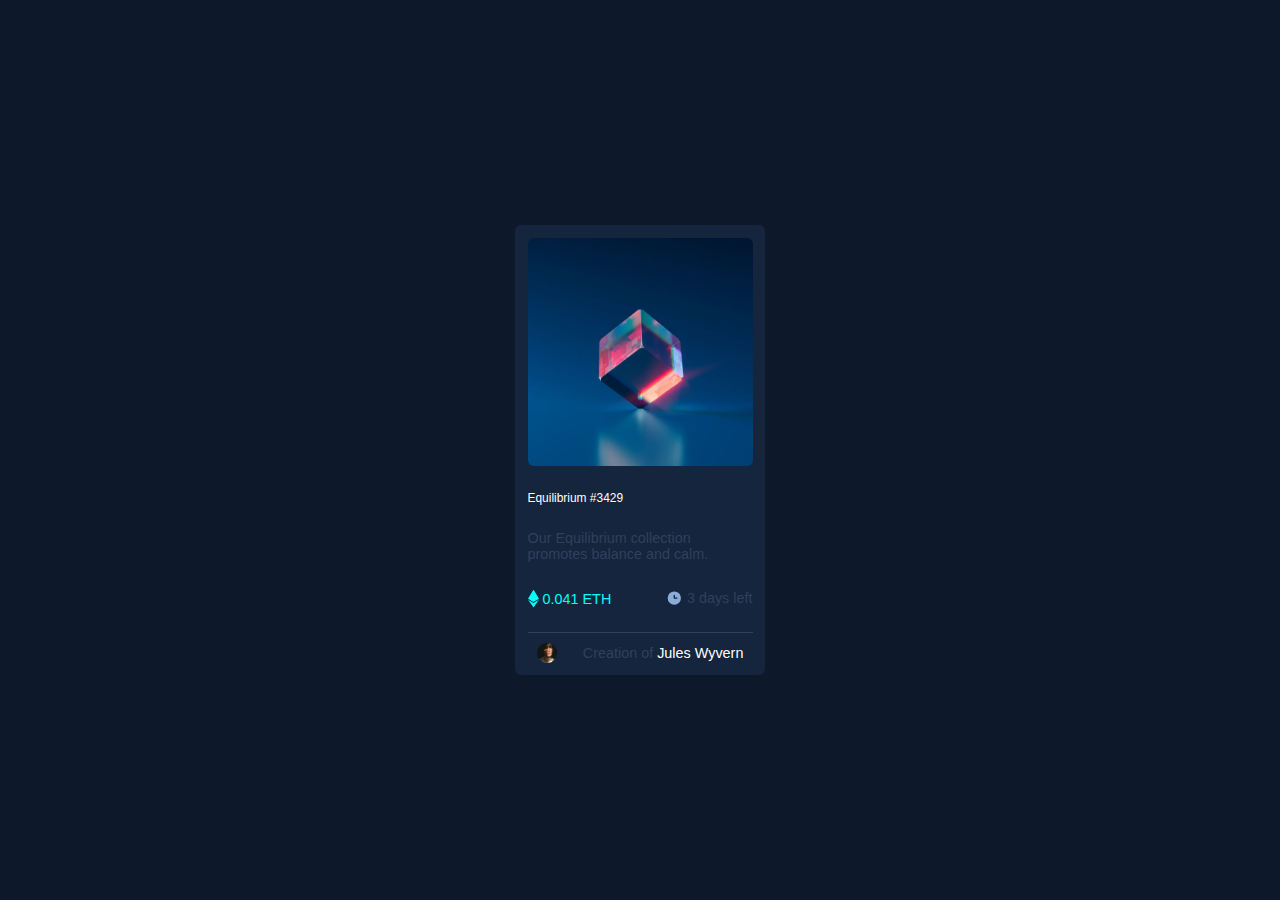
<file: Equilibrium_card/site/challenge.html>
<!DOCTYPE html>
<html lang="en">
<head>
    <meta charset="UTF-8">
    <meta name="viewport" content="width=device-width, initial-scale=1.0">
    <meta http-equiv="X-UA-Compatible" content="ie=edge">
    <link rel="shortcut icon" href="../images/favicon-32x32.png" type="image/x-icon">
    <link rel="stylesheet" href="scss/challenge13.css">
    <title>Challenge13</title>
</head>
<body>
    <div class="main">
        <div class="card">
            <div class="image">
                <img src="../images/image-equilibrium.jpg" alt="equilibrium'pic">
            </div>
            <div class="description">
                <h5>Equilibrium #3429</h5>
                <p> Our Equilibrium collection promotes balance and calm.</p>
                <div class="option">
                    <p class="price"><img src="../images/icon-ethereum.svg" alt="ethereum'icon"> 0.041 ETH</p>
                    <p><img src="../images/icon-clock.svg" alt=""> 3 days left </p>
                </div>
                <div class="avatar">
                    <img src="../images/image-avatar.png" alt="avatar">
                    <p>Creation of <span>Jules Wyvern</span></p>
                </div>
            </div>
        </div>

    </div>
</body>
</html>
</file>
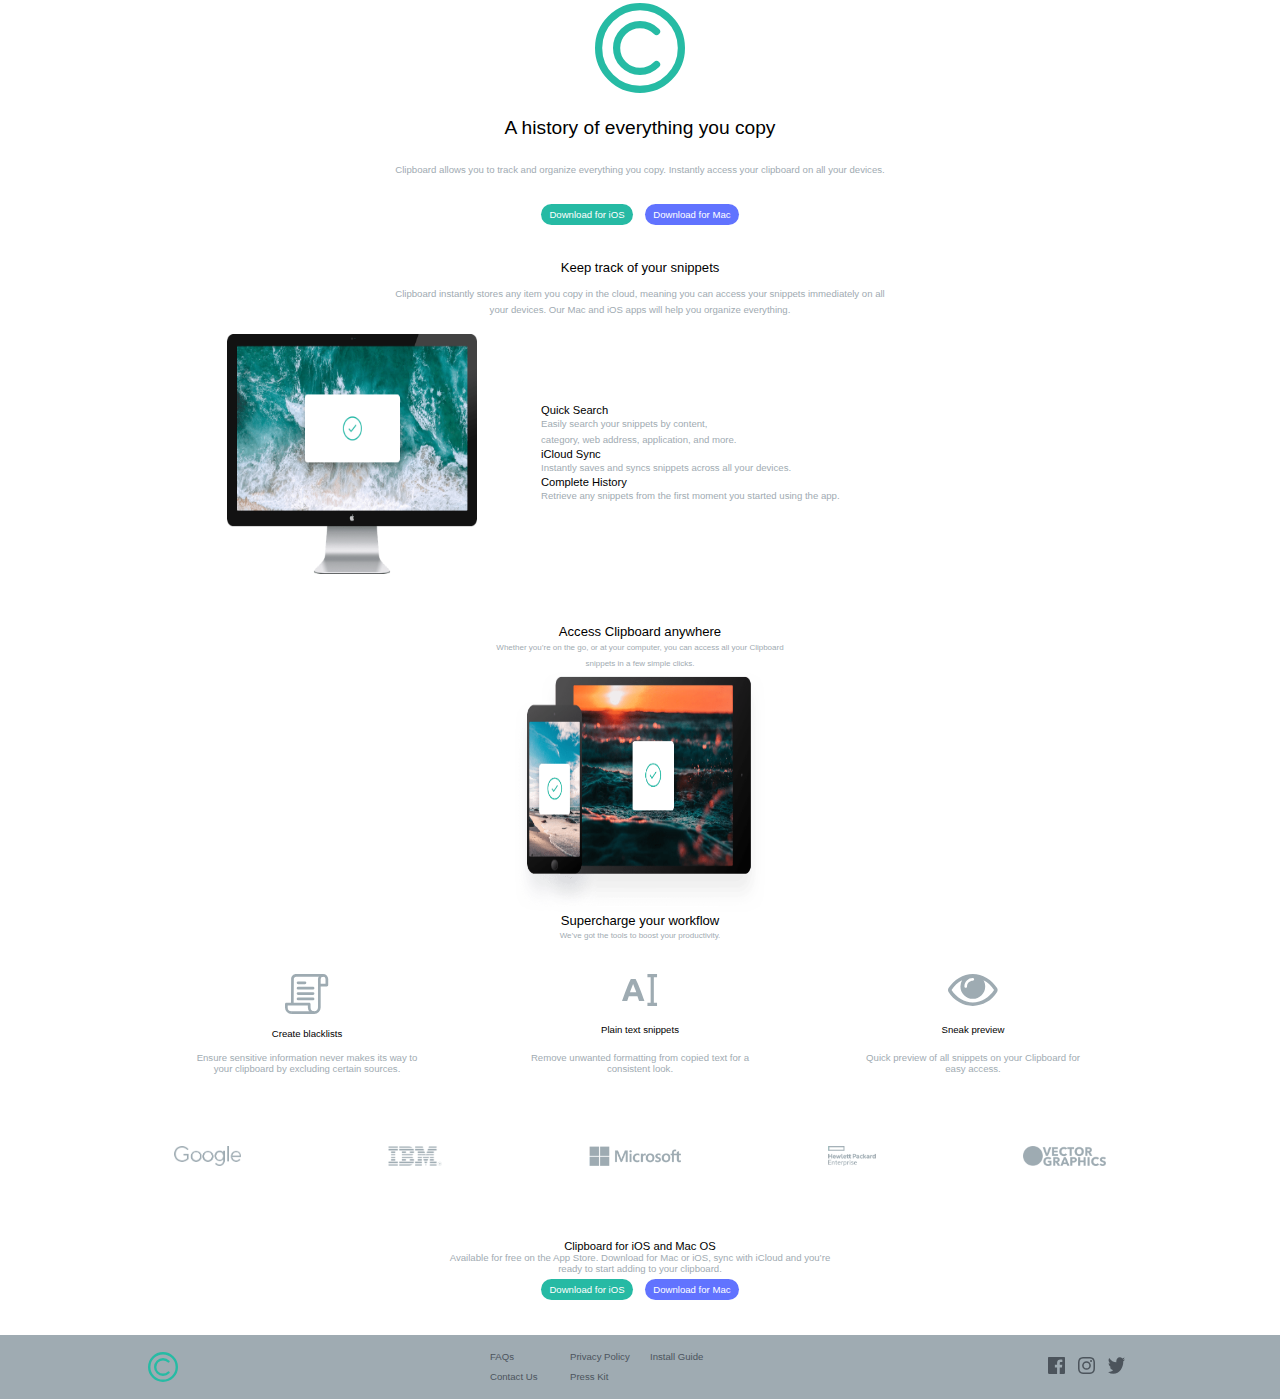
<file: EverythingCopy_landingPage/site/challenge8.html>
<!DOCTYPE html>
<html lang="en">
<head>
    <meta charset="UTF-8">
    <meta http-equiv="X-UA-Compatible" content="ie=edge">
    <meta name="viewport" content="width=device-width, initial-scale=1.0">
    <meta http-equiv="X-UA-Compatible" content="IE=7">
    <link rel="shortcut icon" href="../images/favicon-32x32.png" type="image/x-icon">
    <link rel="stylesheet" href="scss/challenge.css">
    <title>Challenge</title>
</head>
<body>
    <div class="container_one">
        <div class="header">
            <img src="../images/logo.svg" alt="logo du site">
            <h1>A history of everything you copy</h1>
            <p>Clipboard allows you to track and organize everything you copy. Instantly access your clipboard on all your devices.</p>
            <div class="inputs">
                <input type="button" value="Download for iOS">
                <input type="button" value="Download for Mac">
            </div>
        </div>
        <div class="main">
            <div class="main_header">
                <h3 class="font-weight">Keep track of your snippets</h3>
                <p class="first_p">Clipboard instantly stores any item you copy in the cloud, meaning you can access your snippets immediately on all your devices. Our Mac and iOS apps will help you organize everything.</p>
            </div>

            <div class="main__product1">
                <img src="../images/image-computer.png" alt="computer's pic">
                <ul class="fonctionalities">
                    <li>
                        <h4 class="font-weight"> Quick Search</h4>
                        <p>Easily search your snippets by content,<br> category, web address, application, and more.</p>
                    <li>
                        <h4 class="font-weight">iCloud Sync</h4>
                        <p>Instantly saves and syncs snippets across all your devices.</p>
                    </li>
                    <li>
                        <h4 class="font-weight">Complete History</h4>
                        <p>Retrieve any snippets from the first moment you started using the app.</p>
                    </li>
                </ul>
            </div>
            <div class="product__plus">
                <h3 class="font-weight"> Access Clipboard anywhere</h3>
                <p>Whether you’re on the go, or at your computer, you can access all your Clipboard<br> snippets in a few simple clicks.</p>
                <img src="../images/image-devices.png" alt="computer's device pic">
                <h3>Supercharge your workflow</h3>
                <p>We’ve got the tools to boost your productivity.</p>
            </div>
        </div>
        <div class="services_description">
            <div class="utils">
                <div class="item">
                    <svg width="44" height="40" xmlns="http://www.w3.org/2000/svg"><g fill="#9EABB2" fill-rule="nonzero"><path d="M11.07 0C8.353 0 6.14 2.192 6.14 4.876l-.179 25.278 2.69.02.179-25.289c0-1.21 1.005-2.196 2.24-2.196h27.027V0H11.071z"/><path d="M38.097 0a5.115 5.115 0 00-5.11 5.11v28.37c0 2.052-1.668 3.72-3.72 3.72a3.725 3.725 0 01-3.72-3.72V30.21c0-.743-.601-1.345-1.344-1.345H1.345C.602 28.864 0 29.466 0 30.21v3.272a6.417 6.417 0 006.41 6.409V37.2a3.724 3.724 0 01-3.72-3.72v-1.927h20.168v1.928a6.417 6.417 0 006.41 6.409 6.417 6.417 0 006.409-6.41V12.46h6.185c.743 0 1.345-.602 1.345-1.345V5.11A5.115 5.115 0 0038.097 0zm2.42 9.77h-4.84V5.11a2.423 2.423 0 012.42-2.42 2.423 2.423 0 012.42 2.42v4.66z"/><path d="M6.14 37.201h22.813v2.689H6.14zM19.99 7.485h-6.947a1.345 1.345 0 100 2.69h6.947a1.345 1.345 0 100-2.69zM28.057 12.863H13.043a1.345 1.345 0 100 2.69h15.014a1.345 1.345 0 100-2.69zM28.057 18.242H13.043a1.345 1.345 0 100 2.69h15.014a1.344 1.344 0 100-2.69zM28.057 23.62H13.043a1.345 1.345 0 100 2.69h15.014a1.345 1.345 0 100-2.69z"/></g></svg>
                    <h4 class="font-weight">Create blacklists</h4>
                    <p>Ensure sensitive information never makes its way to your clipboard by excluding certain sources.</p>
                </div>
                <div class="item">
                    <svg width="36" height="32" xmlns="http://www.w3.org/2000/svg"><path d="M17.872 14.736a235.39 235.39 0 012.192 5.744c.746 2.027 1.536 4.24 2.368 6.64h-5.344a44.4 44.4 0 00-.784-2.368c-.288-.81-.57-1.632-.848-2.432h-8.64c-.278.8-.56 1.621-.848 2.432a44.4 44.4 0 00-.784 2.368H0a371.54 371.54 0 012.368-6.644 233.104 233.104 0 012.192-5.748 206.71 206.71 0 012.112-5.112c.693-1.61 1.413-3.136 2.16-4.736H13.6c.725 1.6 1.44 3.125 2.144 4.736.704 1.61 1.413 3.328 2.128 5.12zM7.968 18.32h6.303c-.34-.96-.671-1.878-.991-2.752a94.407 94.407 0 00-.912-2.4c-.288-.725-.539-1.365-.752-1.92-.214-.555-.384-.992-.512-1.313-.107.32-.267.758-.48 1.313a1241.872 1241.872 0 00-1.648 4.32c-.331.874-.667 1.792-1.008 2.752zM35.04 3.2h-3.2v25.6h3.2V32h-9.6v-3.2h3.2V3.2h-3.2V0h9.6v3.2z" fill="#9EABB2" fill-rule="nonzero"/></svg>
                    <h4 class="font-weight">Plain text snippets</h4>
                    <p>Remove unwanted formatting from copied text for a consistent look.</p>
                </div>
                <div class="item">
                    <svg width="50" height="32" xmlns="http://www.w3.org/2000/svg"><path d="M49.059 14.072c-2.585-4.227-6.06-7.623-10.424-10.188C34.27 1.318 29.66.035 24.806.035c-4.854 0-9.464 1.283-13.829 3.849C6.612 6.449 3.137 9.845.554 14.072c-.37.646-.554 1.283-.554 1.91 0 .628.185 1.265.554 1.91 2.583 4.227 6.058 7.624 10.423 10.189 4.365 2.565 8.975 3.847 13.83 3.847 4.853 0 9.463-1.277 13.828-3.833 4.365-2.557 7.84-5.957 10.424-10.202.369-.646.553-1.283.553-1.91 0-.628-.184-1.265-.553-1.911zM18.867 6.5c1.652-1.652 3.631-2.478 5.939-2.478.369 0 .683.13.941.388.258.258.388.572.388.941 0 .37-.13.683-.387.941a1.28 1.28 0 01-.942.388c-1.587 0-2.944.563-4.07 1.689-1.126 1.126-1.688 2.482-1.688 4.07 0 .369-.13.683-.388.941a1.28 1.28 0 01-.941.388c-.37 0-.683-.13-.942-.388a1.282 1.282 0 01-.388-.942c0-2.306.827-4.286 2.478-5.938zm17.969 18.522c-3.701 2.242-7.71 3.364-12.03 3.364-4.319 0-8.329-1.121-12.03-3.364-3.7-2.243-6.777-5.256-9.232-9.04 2.805-4.356 6.321-7.614 10.548-9.773a12.099 12.099 0 00-1.689 6.23c0 3.414 1.214 6.334 3.64 8.762 2.428 2.427 5.349 3.64 8.763 3.64 3.415 0 6.335-1.213 8.762-3.64 2.428-2.427 3.641-5.348 3.641-8.763 0-2.233-.563-4.31-1.689-6.229 4.227 2.16 7.743 5.418 10.548 9.773-2.454 3.784-5.532 6.797-9.232 9.04z" fill="#9EABB2" fill-rule="nonzero"/></svg>
                    <h4 class="font-weight">Sneak preview</h4>
                    <p>Quick preview of all snippets on your Clipboard for easy access.</p>
                </div>
            </div>
            <div class="companies">
                <img src="../images/logo-google.png" alt="google's logo">
                <img src="../images/logo-ibm.png" alt="ibm's logo">
                <img src="../images/logo-microsoft.png" alt="microsoft's logo">
                <img src="../images/logo-hp.png" alt="hp's logo">
                <img src="../images/logo-vector-graphics.png" alt="vector's logo">
            </div>
            <div class="download">
                <h3 class="font-weight">Clipboard for iOS and Mac OS</h3>
                <p>Available for free on the App Store. Download for Mac or iOS, sync with iCloud and you’re ready to start adding to your clipboard.</p>
                <input type="button" value="Download for iOS" style="background-color:#26baa4;
">
                <input type="button" value="Download for Mac" style="background-color:#6173ff;
">
            </div>
        </div>

        <div class="footer">
            <img src="../images/logo.svg" alt="logo de l'entreprise" class="logo_entreprise">
            <ul>
                <li>FAQs</li>
                <li>Privacy Policy</li>
                <li>Install Guide</li>
                <li> Contact Us</li>
                <li>Press Kit</li>
            </ul>
            <div class="images">
                <img src="../images/icon-facebook.svg" alt="facebook's icon"><img src="../images/icon-instagram.svg" alt="instagram's icon"><img src="../images/icon-twitter.svg" alt="twitter's icon">
            </div>
        </div>
    </div>
</body>
</html>
</file>
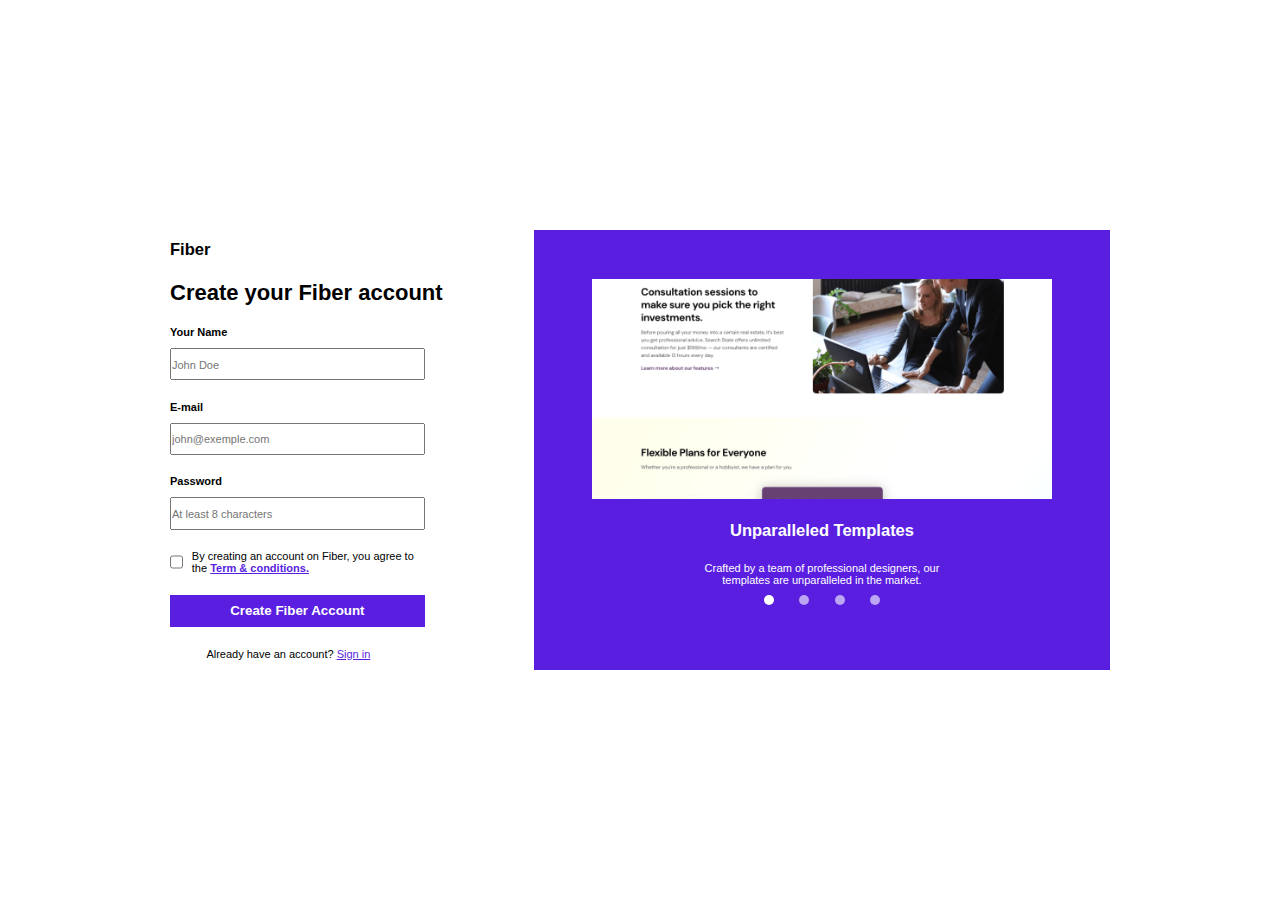
<file: Fiber_landingPage/site/challenge20.html>
<!DOCTYPE html>
<html lang="en">
<head>
    <meta charset="UTF-8">
    <meta http-equiv="X-UA-Compatible" content="IE=edge">
    <meta name="viewport" content="width=device-width, initial-scale=1.0">
    <link rel="stylesheet" href="../scss/challenge20.css">
    <title>challenge20</title>
</head>
<body>
    <div class="container">
        <div class="left">

            <h4>Fiber</h4>

            <h1>Create your Fiber account</h1>

            <form action="get">
                <label for="name">Your Name</label>
                <input type="text" name="name" id="name" placeholder="John Doe">
            </form>

            <form action="get">
                <label for="email">E-mail</label>
                <input type="email" name="email" id="email" placeholder="john@exemple.com">
            </form>

            <form action="get">
                <label for="password">Password</label>
                <input type="password" name="password" id="password" placeholder="At least 8 characters">
            </form>

            <div class="terms">
                <label for="condition"></label><input type="checkbox" name="condition" id="condition" class="check">
                <p class="after-check">By creating an account on Fiber, you agree to the <a href="#">Term & conditions.</a></p>
            </div>

            <button type="submit">Create Fiber Account</button>

            <p>Already have an account? <a href="#">Sign in</a></p>  
        </div>

        <div class="right">
            <div class="img"></div>
            <h2>Unparalleled Templates</h2>
            <p>Crafted by a team of professional designers, our<br> templates are unparalleled in the market.</p>
            <div class="circles">
                <div class="circle"></div>
                <div class="circle"></div>
                <div class="circle"></div>
                <div class="circle"></div>
            </div>
        </div>
    </div>
</body>
</html>
</file>
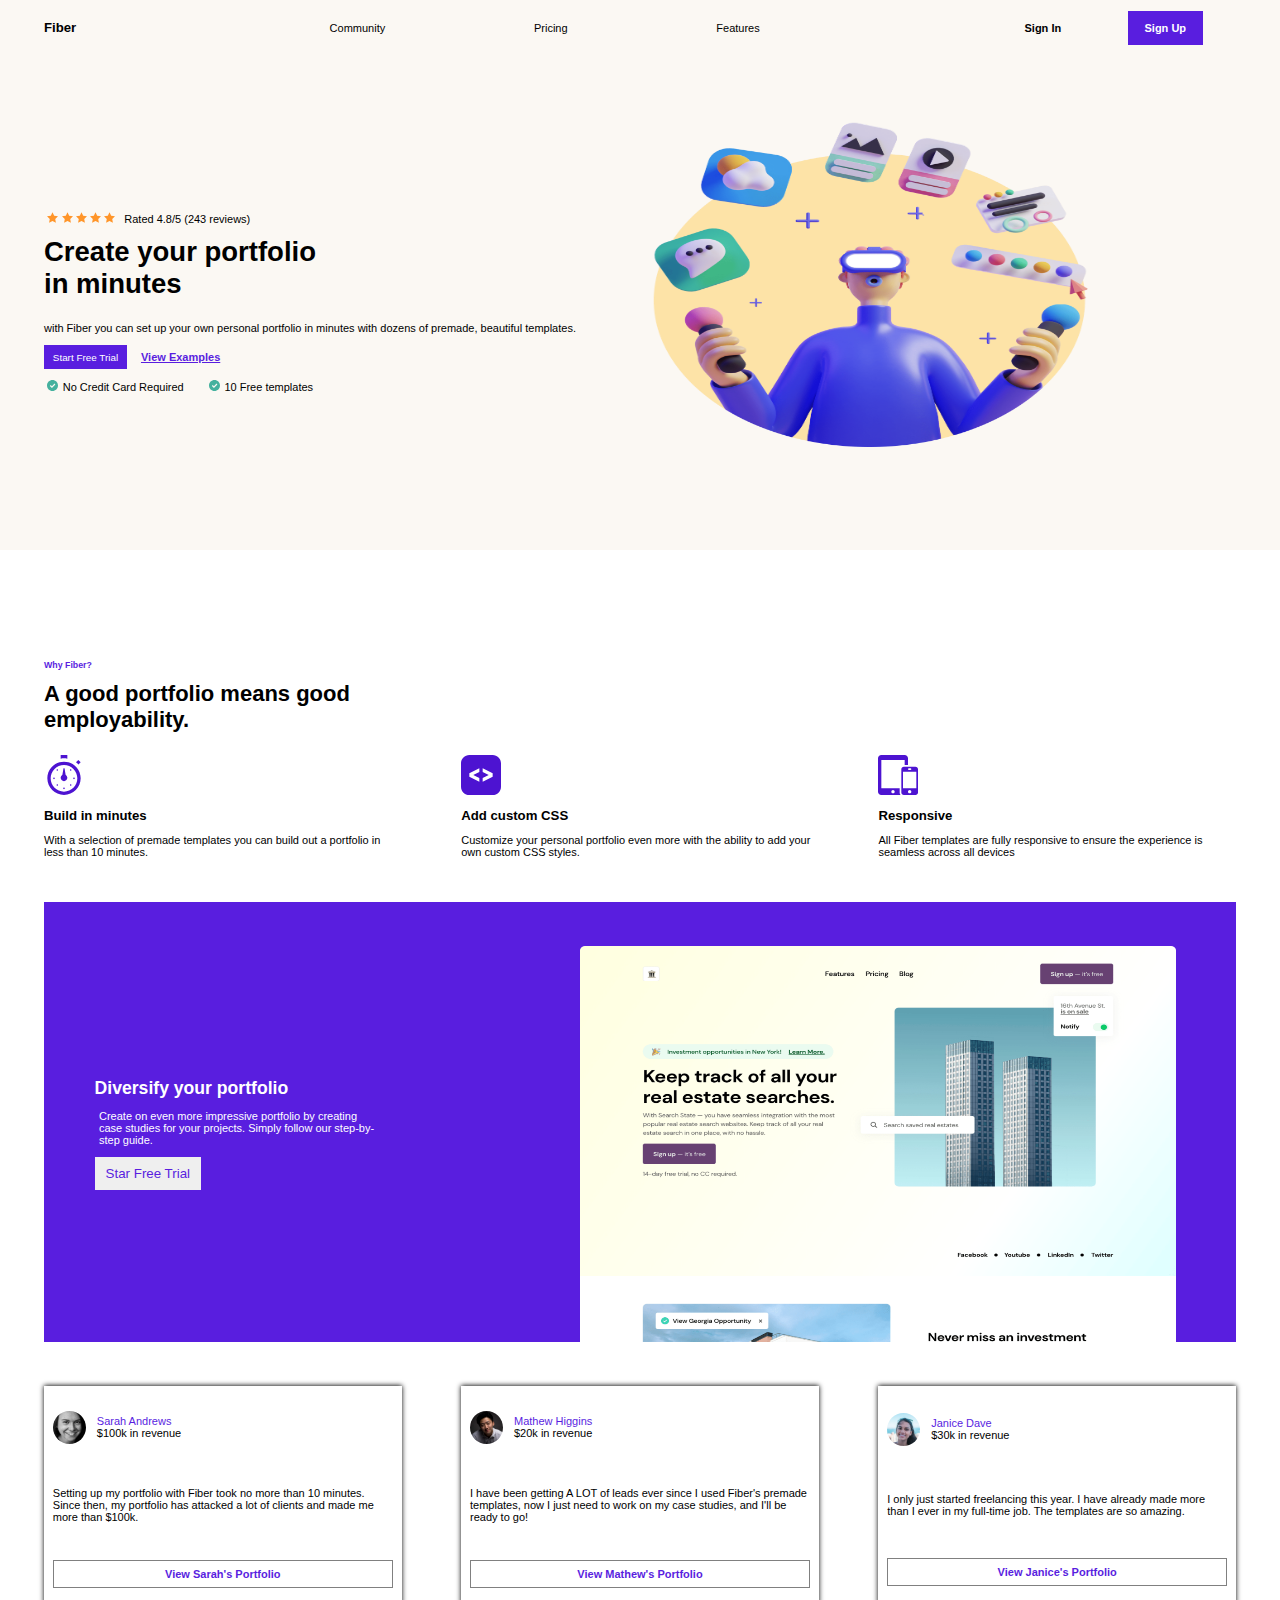
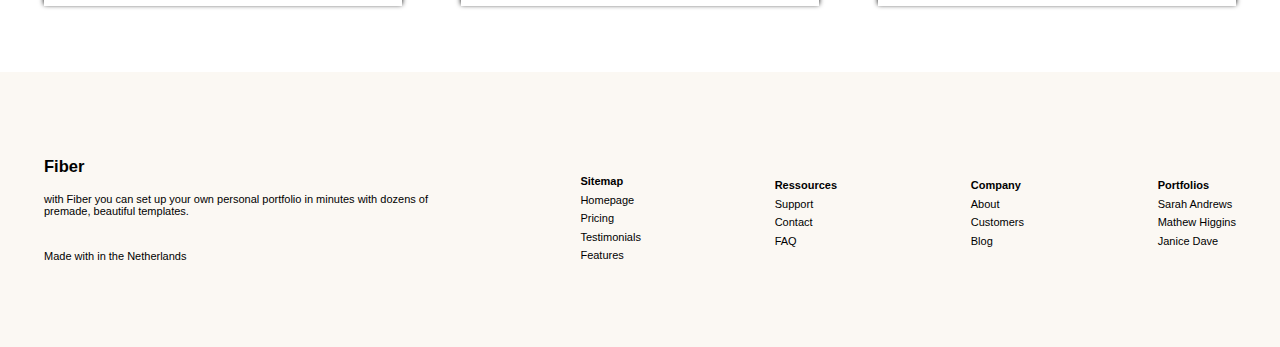
<file: Fiber_landingPage/site/challenge20_2.html>
<!DOCTYPE html>
<html lang="en">
<head>
    <meta charset="UTF-8">
    <meta http-equiv="X-UA-Compatible" content="IE=edge">
    <meta name="viewport" content="width=device-width, initial-scale=1.0">
    <link rel="stylesheet" href="../scss/challenge20_2.css">
    <title>challenge20_2</title>
</head>
<body>
    <header>
        <h1>Fiber</h1>
        <ul class="header__nav">
            <li>Community</li>
            <li>Pricing</li>
            <li>Features</li>
        </ul>

        <ul class="header_nav_signing">
            <li>Sign In</li>
            <li>Sign Up</li>
        </ul>
    </header>

    <main>
        <section class="to_start">
            <p><img src="../Assets/star.svg" alt="star svg icon"><img src="../Assets/star.svg" alt="star svg icon"><img src="../Assets/star.svg" alt="star svg icon"><img src="../Assets/star.svg" alt="star svg icon"><img src="../Assets/star.svg" alt="star svg icon">Rated 4.8/5 (243 reviews)</p>
            <h1>Create your portfolio<br>in minutes</h1>
            <p>with Fiber you can set up your own personal portfolio in minutes with dozens of premade, beautiful templates.</p>

            <div class="links">
                <button type="submit">Start Free Trial</button>
                <a href="#">View Examples</a>
            </div>
            <div class="avantages">
                <p><img src="../Assets/Checkmark.svg" alt="Checkmark svg icon">No Credit Card Required</p>
                <p><img src="../Assets/Checkmark.svg" alt="Checkmark svg icon">10 Free templates</p>
            </div>
            <div class="img"></div>
        </section>

        <section class="description">

            <h1>Why Fiber?</h1>

            <h2 class="bigheading">A good portfolio means good<br> employability.</h2>

            <ul class="services">
                <li>
                    <img src="../Assets/time.svg" alt="svg timer icon">
                    <h2>Build in minutes</h2>
                    <p>With a selection of premade templates you can build out a portfolio in less than 10 minutes.</p>
                </li>
                <li>
                    <img src="../Assets/code.svg" alt="code svg icon">
                    <h3>Add custom CSS</h3>
                    <p>Customize your personal portfolio even more with the ability to add your own custom CSS styles.</p>
                </li>
                <li>
                    <img src="../Assets/allSizes.svg " alt="screen svg icon">
                    <h4>Responsive</h4>
                    <p>All Fiber templates are fully responsive to ensure the experience is seamless across all devices</p>
                </li>
            </ul>

            <div class="to_add">
                <h1>Diversify your portfolio</h1>
                <p>Create on even more impressive portfolio by creating case studies for your projects. Simply follow our step-by-step guide.</p>

                <button type="submit">Star Free Trial</button>
            </div>
        </section>

        <section class="clientBack">
            <div class="client">
                <div class="profile">
                    <img src="../Assets/User Avatar.svg" alt="user avatar svg icon"><p>Sarah Andrews <span>$100k in revenue</span></p>
                </div>

                <p>Setting up my portfolio with Fiber took no more than 10 minutes. Since then, my portfolio has attacked a lot of clients and made me more than $100k. </p>

                <button type="submit">View Sarah's Portfolio</button>
            </div>
            <div class="client">
                <div class="profile">
                    <img src="../Assets/User Avatar 2.svg" alt="user avatar svg icon">
                    <p>Mathew Higgins <span>$20k in revenue</span></p>
                </div>

                <p>I have been getting A LOT of leads ever since I used Fiber's premade templates, now I just need to work on my case studies, and I'll be ready to go!</p>

                <button type="submit">View Mathew's Portfolio</button>
                
            </div>
            <div class="client">
                <div class="profile">
                    <img src="../Assets/User Avatar 32.svg" alt="user avatar svg icon">
                    <p>Janice Dave <span>$30k in revenue</span></p>
                    
                </div>
                <p>I only just started freelancing this year. I have already made more than I ever in my full-time job. The templates are so amazing.</p>
    
            <button type="submit">View Janice's Portfolio</button>
            </div>
        </section>

        
    </main>

    <footer>

        <li class="presentation">
            <h2>Fiber</h2>
            <p>with Fiber you can set up your own personal portfolio in minutes with dozens of premade, beautiful
                templates.</p>
        
            <p>Made with in the Netherlands</p>
        </li>
        <ul class="lists">
           
            <li>
                <ul class="list">
                    <li>Sitemap</li>
                    <li>Homepage</li>
                    <li>Pricing</li>
                    <li>Testimonials</li>
                    <li>Features</li>
                </ul>
            </li>
            <li>
                <ul class="list">
                    <li>Ressources</li>
                    <li>Support</li>
                    <li>Contact</li>
                    <li>FAQ</li>
                </ul>
            </li>
            <li>
                <ul class="list">
                    <li>Company</li>
                    <li>About</li>
                    <li>Customers</li>
                    <li>Blog</li>
                </ul>
            </li>
            <li>
                <ul class="list">
                    <li>Portfolios</li>
                    <li>Sarah Andrews</li>
                    <li>Mathew Higgins</li>
                    <li>Janice Dave</li>
                </ul>
            </li>
        </ul>
    </footer>
</body>
</html>
</file>
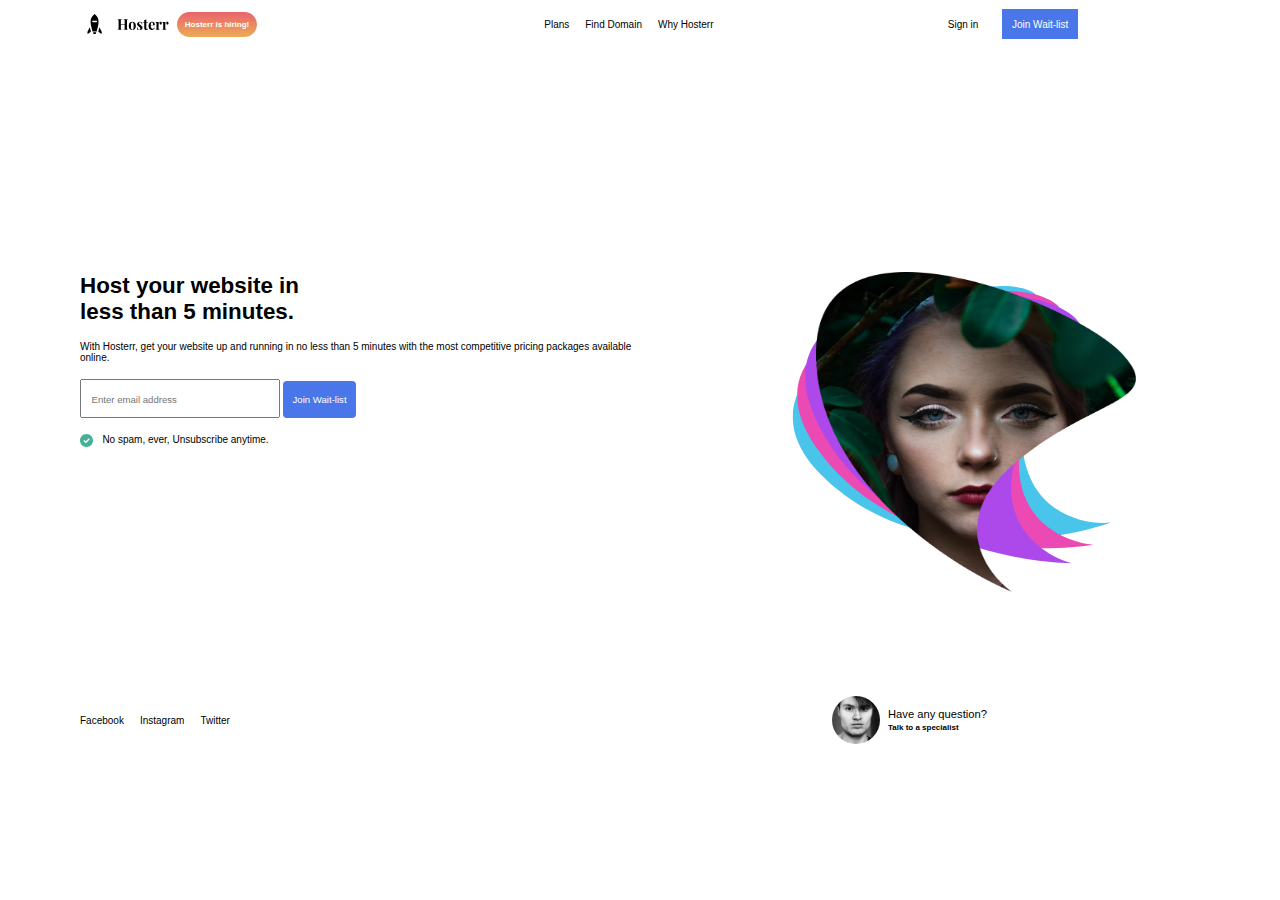
<file: Hoster_landingPage/site/challenge22.html>
<!DOCTYPE html>
<html lang="en">
<head>
    <meta charset="UTF-8">
    <meta http-equiv="X-UA-Compatible" content="IE=edge">
    <meta name="viewport" content="width=device-width, initial-scale=1.0">
    <link rel="stylesheet" href="scss/challenge22.css">
    <title>challenge22</title>
</head>
<body>

    <header>
        <h1><img src="images/Logo.svg" alt="our logo"><span>Hosterr is hiring!</span></h1>
        <nav>
            <ul class="activities">
                <li>Plans</li>
                <li>Find Domain</li>
                <li>Why Hosterr</li>
            </ul>
            <ul class="toSign">
                <li>Sign in</li>
                <li class="toSign--blue">Join Wait-list</li>
            </ul>
        </nav>
        <div class="hamburger">
            <div class="bar"></div>
            <div class="bar"></div>
            <div class="bar"></div>
        </div>
    </header>

    <main>
        <article>
            <div class="left">
                <h2>Host your website in <br> less than 5 minutes.</h2>
                <p>With Hosterr, get your website up and running in no less than 5 minutes with the most competitive pricing packages
                    available online.</p>
                <form action="post">
                    <input type="email" name="email" id="" placeholder="Enter email address">
                    <button type="submit">Join Wait-list</button>
                </form>
                <p><img src="images/Checkmark.svg" alt="Checkmark's logo">No spam, ever, Unsubscribe anytime.</p>
            </div>
            <div class="right">
                <img src="images/Blue Shape.svg" alt="">
                <img src="images/Pink Shape.svg" alt="">
                <img src="images/Purple Shape.svg" alt="">
                <img src="images/Hero Image (Model).png" alt="">
            </div>
        </article>
    </main>

    <footer>
        <ul class="socialMedia">
            <li>Facebook</li>
            <li>Instagram</li>
            <li>Twitter</li>
        </ul>
        <div class="profile">
            <img src="images/Help Avatar.svg" alt="avatar">
            <p>Have any question? <span>Talk to a specialist</span></p>
        </div>
    </footer>

</body>
</html>
</file>
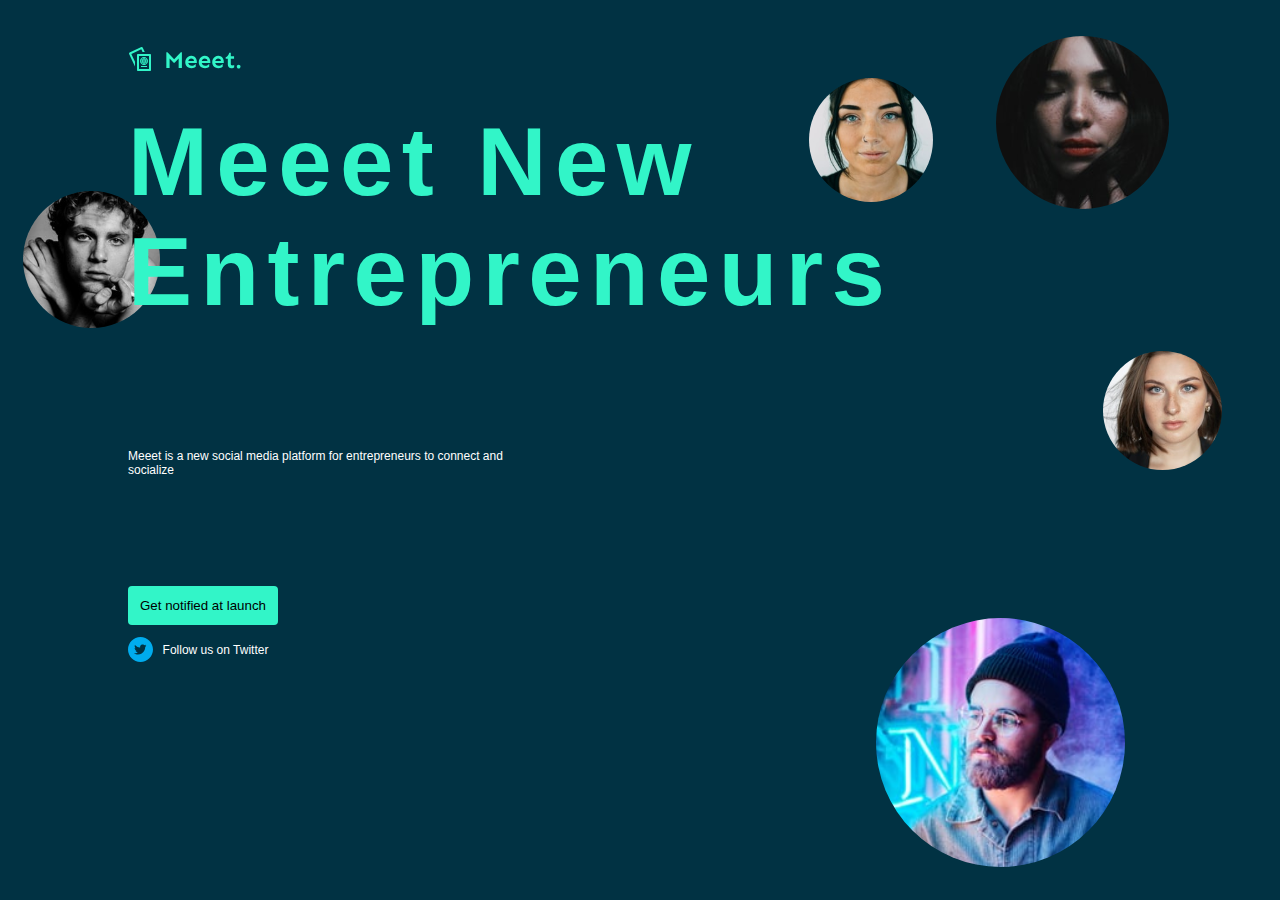
<file: Meet_landingPage/site/challenge21.html>
<!DOCTYPE html>
<html lang="en">
<head>
    <meta charset="UTF-8">
    <meta http-equiv="X-UA-Compatible" content="IE=edge">
    <meta name="viewport" content="width=device-width, initial-scale=1.0">
    <link rel="stylesheet" href="../site/scss/challenge21.css">
    <title>Challenge21</title>
</head>
<body>

    <header>
        <img src="../Assets/Logo.svg" alt="our enterprise's logo">
    </header>

    <main>
        <h1>Meeet New <br> Entrepreneurs</h1>
        <p>Meeet is a new social media platform for entrepreneurs to connect and socialize</p>

       <article>
        <button type="submit">Get notified at launch</button>
    
        <p><img src="../Assets/Twitter.svg" alt="Twitter's logo">Follow us on Twitter</p>
        </article>
    </main>

</body>
</html>
</file>
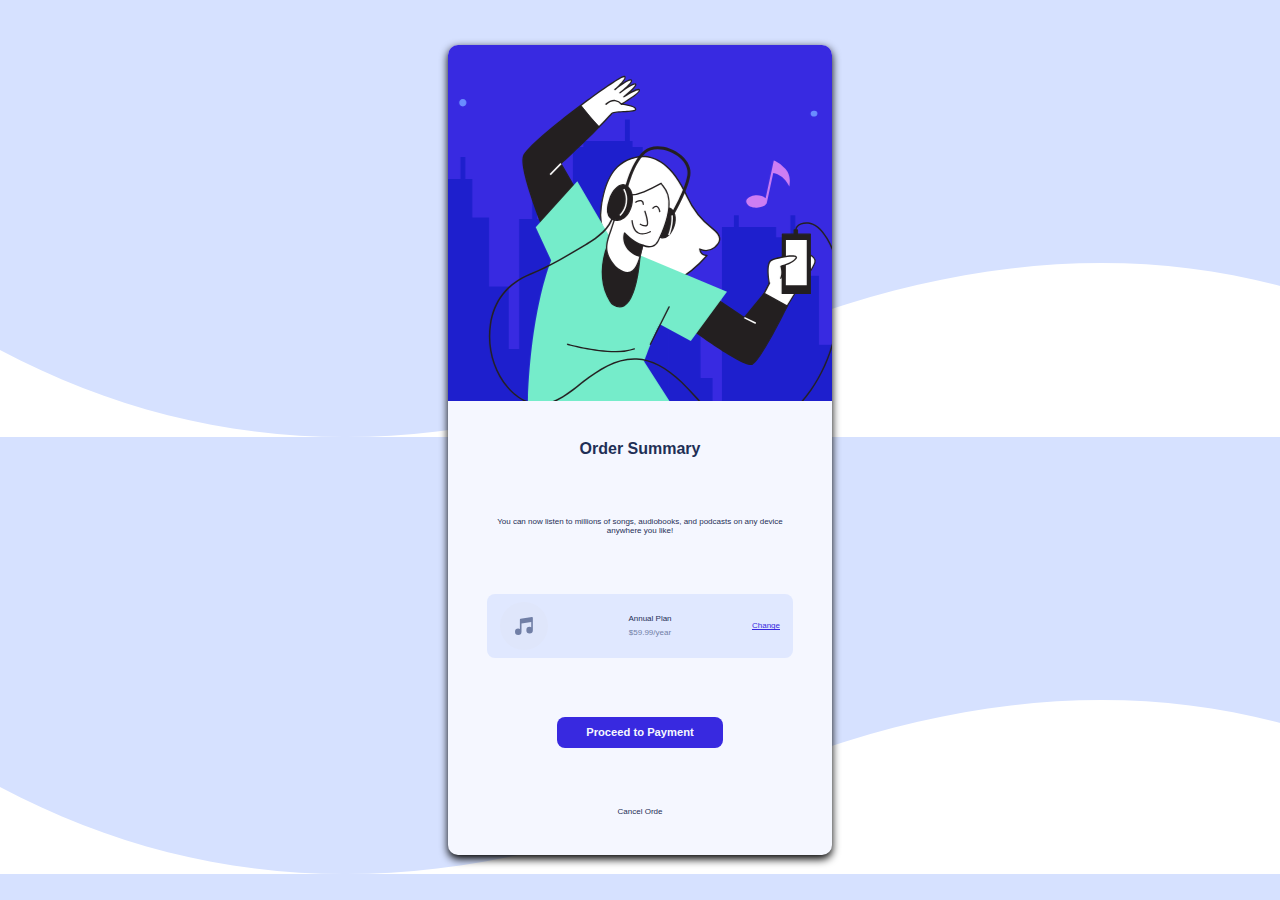
<file: Music_suscription/site/challenge14.html>
<!DOCTYPE html>
<html lang="en">
<head>
    <meta charset="UTF-8">
    <meta http-equiv="X-UA-Compatible" content="IE=edge">
    <meta name="viewport" content="width=device-width, initial-scale=1.0">
    <link rel="stylesheet" href="../site/scss/challenge14.css">
    <title>Challenge14</title>
</head>
<body>
    <div class="main">
        <div class="card">
            <div class="card__header"></div>
            <div class="card__description">
                <h2>Order Summary</h2>
                <p> You can now listen to millions of songs, audiobooks, and podcasts on any device anywhere you like!</p>
                <div class="abonnement">
                    <img src="../images/icon-music.svg" alt="">
                    <p> Annual Plan <span> $59.99/year </span></p>
                    <a href="#">Change</a>
                </div>
                <button type="submit"> Proceed to Payment</button>
                <p>Cancel Orde</p>
            </div>
        </div>
    </div>
</body>
</html>
</file>
<file: QrCode_card/css/challenge15.css>
:root{
    --White: hsl(0, 0%, 100%);
    --Light-gray: hsl(212, 45%, 89%);
    --Grayish-blue: hsl(220, 15%, 55%);
    --Dark-blue: hsl(218, 44%, 22%);
    /*taille de la police générale*/
    --font-size:15px;
}

*{
    margin: 0;
    padding: 0;
    box-sizing: border-box;
}

body{
    font-size: var(--font-size);
    font-family: "Poppins Medium", sans-serif;
}

.container{
    width: 90%;
    height: 90%;
    display: flex;
    flex-direction: column;
    justify-content: center;
    align-items: center;
    margin-top: 3rem;
}

.card{
    width: 290px;
    height: 450px;
    border-radius: 1rem;
    align-content: space-around;
    box-shadow: 0 2px 17px 0;
}

.card .qr_image{
    height: 50%;
    width: 100%;
    border-top-left-radius: 1rem;
    border-top-right-radius: 1rem;
    background-image: url("image-qr-code.png");
    background-size: cover;
    background-position: center;
    
}

.card h3{
    font-size: 1rem;
    color: var(--Dark-blue);
}

.card_detail{
    height: 50%;
    padding: 0 1rem;
    display: flex;
    flex-direction: column;
    justify-content: space-around;
    align-items: center;
}

.card p{
    font-size: .7rem;
    color: var(--Grayish-blue);
    text-align: center;
}

@media  screen and (max-width: 375px){
    .container{
        width: 100vw;
        height: 100vh;
        margin-top: 0;
    }
}
</file>
<file: Suscription_card/site/css/challenge5.css>
*{
    margin: 0;
    padding: 0;
    box-sizing: border-box;
}

:root{
    --Cyan: hsl(179, 62%, 43%);
    --Bright: hsl(71, 73%, 54%);
    --Light-Gray: hsl(204, 43%, 93%);
    --Grayish-Blue: hsl(216, 42%, 21%);
}

.container{
    height: 650px;
    font-size: 16px;
    display: flex;
    justify-content: center;
    align-content: center;
}

.card{
    margin-top: 100px;
    width: 500px;
    height: 350px;
    display: grid;
    grid-template: repeat(2,180px)/repeat(2,1fr);
    box-shadow: 1rem 0 2rem 0;
}

.card__header{
    grid-column: span 2;
}

.card__header  p{
    color: var(--Grayish-Blue);
}

.card__using{
    background-color: var(--Cyan);

}

p .format{
    padding-left: .9rem;
    font-size: .7rem;
    font-weight: bold;
    letter-spacing: .1rem;
    color: var(--Grayish-Blue);
}

.why_us{
    background-color: hsl(179, 41%,61%);
}


h3,
h4,
.souscription,
button{
    font-weight: bold;
    font-family: "JetBrains Mono",sans-serif;
}

h3{
    color: hsl(179, 41%,61%);
}

h4,
.souscription,
button{
    color: white;
    font-size: .8rem;
}

button{
    padding: .4rem;
    background-color: var(--Bright);
    border: none;
}

p{
    font-size: .8rem;
    font-family: Arial, sans-serif;
}

.souscription{
    font-size: 1rem
}

.card--item{
    display: flex;
    flex-direction: column;
    justify-content: space-around;
    padding: 30px;
}

.card__header > h4{
    color: var(--Bright);
}

.why_us h4 + p,
.card__using .dayli{
    color: var(--Light-Gray);
}


@media screen and (max-width: 414px){
    .container{
        min-width: 100%;
    }

    .card{
        min-width: 95%;
        grid-template: repeat(3, 2fr) / 1fr;
    }

    .card__using{
        grid-row-start: 3;
    }

    .why_us{
        grid-row-start: 4;
    }
}
</file>
<file: AItechno_landingPage/index.css>
*{
    margin: 0;
    padding: 0;
    box-sizing: border-box;
}

body{
    font-size: 15px;
    font-family: "JetBrains Mono", Arial, Helvetica, sans-serif;
}

.container{
    width: 100vw;
    height: 800px;
    display: flex;
    justify-content: center;
    align-items: center;
    font-size: .7rem;
}

.main{
    width: 650px;
    height: 800px;
    display: flex;
    flex-direction: column;
    justify-content: space-between;
}

.main .header{
    font-size: .6rem;
    text-align: center;
}

.main .header h1:nth-child(1), 
.main .header p{
    color: #a3a5ae;
    font-size: .7rem;
}

.cards{
    width: 100%;
    height: 80%;
    font-size: .5rem;
    display: flex;
    justify-content: center;
    gap: 20px;
}

.cards .card{
    width: 180px;
    height: 140px;
    box-shadow: 1px 1px 14px 0;
    display: flex;
    flex-direction: column;
    justify-content: space-between;
    padding: 20px;
}

.card h3{
    font-weight: 700;
    font-size: .8rem;
}

.card p{
    font-size: .4rem;
}

#pic, #pic2, #pic3, #pic4{
    width: 30px;
    height: 30px;
    align-self: flex-end;
}

.miniContainer{
    display: flex;
    flex-direction: column;
    gap: 10px;
}

.item1 , .item4{
    position: relative;
    top: 85px;
    border-top: 2px solid;    
}

.item1{
  border-top: 2px solid #ea5353;
}

.item2{
    border-top: 2px solid #fcaf4a;
}

.item3{
    border-top: 2px solid #549ef2;
}

.item4{
    border-top: 2px solid #45d3d3;
}


@media screen and (max-width: 620px){

    .item1, .item4{
        position: static;
    }

    .cards{
        height: 750px;
        margin-top: 2rem;
        font-size: 1rem;
        flex-direction: column;
        align-items: center;
        justify-content: space-around;
    }

    .miniContainer{
        width: 80%;
        flex-grow: 2;
        gap: 0;
        justify-content: space-around;
        
    }

    .miniContainer .card.item2, 
    .miniContainer .card.item3{
        width: 100%;
    }

    .cards .card{
        width: 80%;
    }

    .card p{
        font-size: .8rem;
    }

    .card h3{
        font-size: 1rem;
    }
}
</file>
<file: Indie_landingPage/scss/challenge16.css>
*, *::after, *::before {
  box-sizing: border-box;
  margin: 0;
  padding: 0;
}

body {
  width: 100vw;
  height: 100vh;
  font-size: 12px;
  font-family: Fira code, sans-serif;
  background-color: #f8ebf9;
  display: flex;
  justify-content: flex-start;
  align-items: center;
  flex-direction: column;
}

header {
  width: 100%;
  display: flex;
  justify-content: space-around;
  align-items: center;
  margin: 2rem 0;
  font-size: 0.8rem;
}
header svg:first-of-type {
  height: 2rem;
}
header .back {
  display: flex;
  justify-content: center;
  align-items: center;
}
header .back svg {
  height: 0.8rem;
  margin: 0 0.3rem;
  padding: 0.2rem;
  background-color: #fff;
}
header .back p {
  font-weight: bold;
}

main {
  width: 100%;
  font-size: 0.6rem;
  position: relative;
  top: 10%;
  display: flex;
  justify-content: space-around;
  align-items: center;
}
main .left {
  width: 40%;
}
main .left h3 {
  font-size: 1rem;
}
main .left .details p {
  margin: 0.8rem 0;
}
main .left .details span {
  font-weight: bold;
}
main .right {
  width: 30%;
  height: 400px;
  padding: 0 3rem;
  border-radius: 10px;
  background-color: #fff;
  display: flex;
  justify-content: space-around;
  align-items: center;
  flex-direction: column;
}
main .right .souscription h3 {
  margin-bottom: 0.8rem;
}
main .right .souscription form {
  margin: 1rem 0;
}
main .right .souscription form label {
  font-weight: bold;
}
main .right .souscription .checkbox_text {
  display: inline;
  padding: 0 0 0 0.2rem;
}
main .right input[type=email], main .right input[type=text], main .right input[type=password] {
  display: block;
  outline: none;
  padding: 0.4rem 2rem;
  width: 100%;
}
main .right input::-webkit-input-placeholder {
  font-family: Fira Code, sans-serif;
  font-size: 0.6rem;
}
main .right input::-moz-placeholder {
  font-family: Fira Code, sans-serif;
  font-size: 0.6rem;
}
main .right input:-ms-input-placeholder {
  font-family: Fira Code, sans-serif;
  font-size: 0.6rem;
}
main .right input::-ms-input-placeholder {
  font-family: Fira Code, sans-serif;
  font-size: 0.6rem;
}
main .right input::placeholder {
  font-family: Fira Code, sans-serif;
  font-size: 0.6rem;
}
main .right button {
  width: 100%;
  padding: 0.6rem 0.1rem;
  background-color: #885af0;
  color: #fff;
  font-family: Fira Code, sans-serif;
  font-weight: bold;
}

@media screen and (max-width: 850px) {
  body {
    min-width: 100vw;
    font-size: 11px;
  }
  header {
    width: 100%;
    display: flex;
    justify-content: space-between;
    align-items: center;
    padding: 0 3rem;
  }
  main {
    min-width: 100%;
    display: flex;
    justify-content: center;
    align-items: center;
  }
  main .right {
    width: 45%;
    margin-left: 0.8rem;
  }
  button {
    font-size: 0.6rem;
  }
}
@media screen and (max-width: 725px) {
  main {
    display: flex;
    justify-content: center;
    align-items: center;
    flex-direction: column;
  }
  main .left, main .right {
    width: 70%;
  }
  main .right {
    margin-left: 0;
    margin-top: 1.5rem;
  }
  button {
    border: none;
    cursor: pointer;
  }
}
@media screen and (max-width: 465px) {
  header p {
    display: none;
  }
  main .right, main .left {
    min-width: 90%;
  }
}
@media screen and (max-width: 375px) {
  header {
    width: 100%;
    display: flex;
    justify-content: space-between;
    align-items: center;
    padding: 0 0.9rem;
  }
  header .back {
    height: 3.5rem;
    width: 3.5rem;
    padding-right: 0.8rem;
    display: flex;
    justify-content: center;
    align-items: center;
    cursor: pointer;
  }
}

/*# sourceMappingURL=challenge16.css.map */
</file>
<file: Indie_landingPage/scss/challenge16_2.css>
*, *::after, *::before {
  box-sizing: border-box;
  margin: 0;
  padding: 0;
}

body {
  width: 100vw;
  font-size: 13px;
  font-family: Fira code, sans-serif;
  margin: 0 8rem;
  display: flex;
  justify-content: center;
  align-items: center;
  flex-direction: column;
}

header {
  width: 80%;
  margin-top: 1rem;
  display: flex;
  justify-content: space-between;
  align-items: center;
}
header .nav__ul {
  display: flex;
  justify-content: space-around;
  align-items: center;
  width: 100%;
  font-size: 0.8rem;
  list-style-type: none;
}
header .nav__ul li:not(:first-of-type) {
  margin-left: 0.7rem;
}
header .nav__ul--btn {
  background-color: #4411ba;
  padding: 0.6rem;
  color: #fff;
  font-weight: bold;
}
header .nav__ul--btn span {
  font-weight: normal;
}

main {
  width: 80%;
}
main section img {
  display: block;
  height: 200px;
  width: 200px;
}
main section.description {
  margin: 2rem 0 1rem 0;
  display: flex;
  justify-content: space-between;
  align-items: center;
}
main section.description .right {
  width: 50%;
}
main section.description .right svg {
  display: block;
}
main section.description .right p {
  font-size: 0.7rem;
  margin: 0.4rem 0;
}
main section.description .right button {
  padding: 0.6rem;
  margin-top: 0.6rem;
  border: none;
  color: #fff;
  font-weight: bold;
  font-family: Fira Code, sans-serif;
  background-color: #4411ba;
}
main .social_media {
  margin-top: 1rem;
  display: flex;
  justify-content: space-between;
  align-items: center;
}
main .social_media .social_media--left {
  width: 50%;
}
main .social_media img {
  height: 90px;
  padding-left: 2rem;
}
main .social_media p {
  font-size: 0.7rem;
  margin: 0.4rem 0;
}
main .social_media p a {
  color: #4d13d1;
  font-weight: bold;
}
main .sign_up {
  margin-top: 3rem;
  display: flex;
  justify-content: space-between;
  align-items: center;
}
main .sign_up--right {
  padding-right: 2rem;
}
main .sign_up--right p {
  font-size: 0.7rem;
  margin: 0.4rem 0;
}
main .sign_up--right p a {
  color: #4d13d1;
  font-weight: bold;
}

footer {
  width: 80%;
}
footer .list {
  height: 130px;
  display: flex;
  justify-content: space-between;
  align-items: center;
  margin-top: 3rem;
}
footer .list ul {
  height: 70%;
  list-style-type: none;
  display: flex;
  justify-content: space-around;
  align-items: flex-start;
  flex-direction: column;
  font-size: 0.7rem;
}
footer .list ul li:first-of-type {
  font-weight: bold;
}
footer .list ul:first-of-type {
  width: 25%;
}
footer p {
  margin-top: 2rem;
}/*# sourceMappingURL=challenge16_2.css.map */
</file>
<file: Dug'sReservation_landingPage/site/scss/challenge9.css>
* {
  margin: 0;
  padding: 0;
  box-sizing: border-box;
}

body {
  font-size: 16px;
  font-family: "Poppins Medium", Helvetica, sans-serif;
}

.container {
  width: 950px;
  height: 400px;
  display: flex;
  justify-content: center;
  align-items: center;
  font-size: 0.7rem;
  margin: 50px auto;
  box-shadow: 0.1rem 0.1rem 1rem 0.1rem;
  position: relative;
}
.container .radius_rectangle {
  width: 200px;
  height: 95%;
  border-bottom-left-radius: 50px;
  border-bottom-right-radius: 100px;
  position: absolute;
  left: 0;
  top: 0;
  background-image: linear-gradient(hsl(293deg, 100%, 63%), hsl(264deg, 100%, 61%));
}
.container .phone_and_description {
  height: 310px;
  display: flex;
  align-items: center;
  position: relative;
}
.container .phone_and_description .phone {
  width: 175px;
  height: 300px;
  font-size: 0.4rem;
  background-color: hsl(270deg, 20%, 96%);
  display: flex;
  flex-direction: column;
  position: relative;
  left: -60px;
  border: 5px solid white;
  border-radius: 20px;
  box-shadow: 0.1rem 0.1rem 1rem 0;
}
.container .phone_and_description .phone_header {
  margin-bottom: 0.1rem;
}
.container .phone_and_description .phone_information {
  background-image: linear-gradient(to left, hsl(293deg, 100%, 63%), hsl(264deg, 100%, 61%));
  padding: 0.7rem 0.3rem 0.3rem;
  border-radius: 15px 15px 5px 5px;
  text-align: center;
}
.container .phone_and_description .phone_information::before {
  content: "<";
  padding-right: 0.8rem;
}
.container .phone_and_description .phone_information::after {
  content: ":";
}
.container .phone_and_description .phone_information::before, .container .phone_and_description .phone_information::after {
  font-size: 0.9rem;
  color: white;
  position: relative;
  bottom: 5px;
}
.container .phone_and_description .phone_information .informations {
  padding-right: 2rem;
}
.container .phone_and_description .phone_information .informations h3 {
  color: white;
  font-weight: normal;
}
.container .phone_and_description .phone_information .informations p {
  color: hsl(270deg, 7%, 64%);
}
.container .phone_and_description .phone_information .dog_pics {
  width: 100px;
  height: 50px;
}
.container .phone_and_description .phone_information img {
  width: 20px;
  height: 20px;
  border-radius: 10px;
}
.container .phone_and_description .phone_information .informations {
  display: inline-block;
}
.container .phone_and_description .description {
  width: 300px;
}
.container .description {
  width: 450px;
}
.container .description h1 {
  font-weight: normal;
  color: hsl(271deg, 36%, 24%);
}
.container .description p {
  color: hsl(270deg, 7%, 64%);
  font-size: 0.55rem;
}

.phone_conversation {
  height: 100%;
  display: flex;
  flex-direction: column;
  justify-content: space-between;
  margin-bottom: 5px;
}
.phone_conversation .dog_pics {
  align-self: flex-end;
}
.phone_conversation img {
  width: 60px;
  height: 60px;
  border-radius: 4px;
  margin-right: 5px;
}
.phone_conversation p {
  width: 95px;
  padding: 0.2rem 0.7rem;
  margin: 0.5px;
  font-size: 0.3rem;
  border-radius: 4px;
  color: hsl(276deg, 55%, 52%);
  background-color: hsl(206deg, 6%, 79%);
}
.phone_conversation .sms3, .phone_conversation .sms4 {
  align-self: flex-end;
  width: 80px;
  background-color: hsl(0deg, 0%, 100%);
}

input[type=text] {
  font-size: 0.4rem;
  width: 150px;
  padding: 0.4rem;
  border: none;
  margin: 0.4rem;
  border-radius: 15px;
}

form {
  background-image: linear-gradient(to left, hsl(293deg, 100%, 63%), hsl(264deg, 100%, 61%));
  width: 120px;
  padding: 3px 0 5px 8px;
  margin: 0.01rem;
  border-radius: 8px 8px 8px 0;
  font-size: 0.4rem;
  color: white;
  display: flex;
  justify-content: space-between;
}
form input {
  transform: translateY(10%);
}
form label {
  display: flex;
  justify-content: space-around;
  width: 80%;
  margin-top: 2px;
}
form span {
  font-weight: bold;
  font-size: 0.5rem;
  display: block;
}/*# sourceMappingURL=challenge9.css.map */
</file>
<file: Equilibrium_card/site/scss/challenge13.css>
* {
  margin: 0;
  padding: 0;
  box-sizing: border-box;
}

body {
  font-family: sans-serif;
}

.main {
  width: 100vw;
  height: 100vh;
  background-color: hsl(217deg, 54%, 11%);
  display: flex;
  justify-content: center;
  align-items: center;
}
.main .card {
  width: 250px;
  height: 450px;
  font-size: 0.9rem;
  background-color: hsl(216deg, 50%, 16%);
  display: flex;
  justify-content: flex-start;
  align-items: center;
  flex-direction: column;
  border-radius: 6px;
}
.main .card .image {
  width: 90%;
  padding: 0.8rem 0;
}
.main .card .image img {
  width: 100%;
  height: 100%;
  border-radius: 6px;
}
.main .card .description {
  width: 90%;
  height: 90%;
  font-size: 0.9rem;
  display: flex;
  justify-content: space-around;
  align-items: flex-start;
  flex-direction: column;
}
.main .card .description h5 {
  color: hsl(0deg, 0%, 100%);
  font-weight: 500;
  font-family: Montserrat, Arial, Helvetica, sans-serif;
}
.main .card .description P {
  color: hsl(215deg, 32%, 27%);
}
.main .card .description .option {
  width: 100%;
  display: flex;
  justify-content: space-between;
  align-items: flex-start;
}
.main .card .description .option img {
  transform: translateY(20%);
}
.main .card .description .option .price {
  color: hsl(178deg, 100%, 50%);
}
.main .card .description .option p {
  color: hsl(215deg, 32%, 27%);
}
.main .card .description .avatar {
  width: 100%;
  display: flex;
  justify-content: space-around;
  align-items: center;
  border-top: 1px solid hsl(215deg, 32%, 27%);
  padding-top: 0.6rem;
}
.main .card .description .avatar img {
  height: 20px;
  margin-right: 0.5rem;
}
.main .card .description .avatar span {
  color: hsl(0deg, 0%, 100%);
}/*# sourceMappingURL=challenge13.css.map */
</file>
<file: EverythingCopy_landingPage/site/scss/challenge.css>
* {
  margin: 0;
  padding: 0;
  box-sizing: border-box;
  list-style-type: none;
}

body {
  font-size: 18px;
  font-family: "Poppins Medium", Arial, sans-serif;
  width: 100vw;
  height: 100vh;
}

.container_one {
  display: flex;
  flex-direction: column;
  justify-content: center;
  align-items: center;
}
.container_one h1, .container_one h3, .container_one h4 {
  font-weight: normal;
}
.container_one p {
  color: hsl(201deg, 11%, 66%);
}
.container_one input {
  cursor: pointer;
}
.container_one .header {
  width: 500px;
  height: 230px;
  font-size: 0.6rem;
  display: flex;
  flex-direction: column;
  justify-content: space-between;
  align-items: center;
  text-align: center;
}
.container_one .header img {
  width: 90px;
  height: 90px;
  margin-top: 0.5%;
}
.container_one .header input {
  margin: 5px;
  padding: 0.3rem 0.5rem;
  border: none;
  border-radius: 100rem;
  font-size: 0.6rem;
  color: white;
}
.container_one .header input:nth-child(1) {
  background-color: hsl(171deg, 66%, 44%);
}
.container_one .header input:nth-child(2) {
  background-color: hsl(233deg, 100%, 69%);
}

.main {
  width: 100%;
  font-size: 0.7rem;
  display: flex;
  flex-direction: column;
  align-items: center;
  margin: 30px 0;
}
.main p {
  font-size: 0.6rem;
  line-height: 1rem;
}
.main p.first_p {
  text-align: center;
  padding: 0.7rem 0 1rem 0;
}
.main .main_header {
  width: 500px;
  text-align: center;
}
.main .main__product1 {
  width: 100%;
  display: flex;
  justify-content: center;
  align-items: center;
  font-weight: normal;
}
.main .main__product1 img {
  width: 250px;
  height: 240px;
  margin: 0 4rem;
}
.main .main__product1 ul {
  width: 45%;
}
.main .product__plus {
  width: 550px;
  height: 320px;
  display: flex;
  flex-direction: column;
  justify-content: space-between;
  align-items: center;
  margin-top: 50px;
  text-align: center;
}
.main .product__plus img {
  width: 250px;
  height: 240px;
}
.main .product__plus p {
  font-size: 0.5rem;
}

.services_description {
  width: 100%;
  font-size: 0.6rem;
  display: flex;
  flex-direction: column;
  justify-content: space-between;
  align-items: center;
}

.utils {
  width: 70%;
  display: flex;
  justify-content: space-between;
  text-align: center;
}
.utils .item {
  height: 100px;
  width: 230px;
  display: flex;
  flex-direction: column;
  justify-content: space-between;
}
.utils .item svg {
  align-self: center;
}

.companies img {
  height: 20px;
  margin: 4.5rem;
}

.download {
  width: 390px;
  text-align: center;
}
.download input {
  margin: 5px;
  padding: 0.3rem 0.5rem;
  border: none;
  border-radius: 100rem;
  font-size: 0.6rem;
  color: white;
}
.download input:nth-child(1) {
  background-color: hsl(171deg, 66%, 44%);
}

.footer {
  width: 100%;
  height: 4rem;
  display: flex;
  justify-content: space-around;
  align-items: center;
  font-size: 0.6rem;
  margin-top: 30px;
  background-color: hsl(201deg, 11%, 66%);
  color: hsl(210deg, 10%, 33%);
}
.footer ul {
  width: 270px;
  display: grid;
  grid-template: 20px 20px/80px 80px 80px;
  justify-content: center;
  align-items: center;
}
.footer .logo_entreprise {
  width: 30px;
  height: 30px;
}
.footer .images img {
  width: 30px;
  height: 30px;
  padding: 0.4rem;
}/*# sourceMappingURL=challenge.css.map */
</file>
<file: Fiber_landingPage/scss/challenge20.css>
*, *::before, *::after {
  margin: 0;
  padding: 0;
  box-sizing: border-box;
}

html {
  width: 100vw;
  height: 100vh;
  font-size: 11px;
  font-family: Fira Code, sans-serif;
}

body {
  width: inherit;
  height: inherit;
  display: grid;
  place-items: center;
}

.container {
  width: 90%;
  display: flex;
  align-items: center;
  justify-content: center;
}

.left {
  height: 40rem;
  display: flex;
  flex-direction: column;
  justify-content: space-around;
}
.left h4 {
  font-size: 1.5rem;
}
.left form {
  display: flex;
  flex-direction: column;
}
.left form input::-moz-placeholder {
  margin: 0.5rem;
  font-size: 1rem;
  font-family: Fira Code, sans-serif;
}
.left form input:-ms-input-placeholder {
  margin: 0.5rem;
  font-size: 1rem;
  font-family: Fira Code, sans-serif;
}
.left form input::placeholder {
  margin: 0.5rem;
  font-size: 1rem;
  font-family: Fira Code, sans-serif;
}
.left a {
  color: #591edf;
}

label {
  font-weight: bold;
  margin-bottom: 0.9rem;
}

input:not([type=checkbox]) {
  padding: 0.6rem 0;
  width: 70%;
}

.terms {
  display: flex;
  align-self: flex-start;
  width: 70%;
}
.terms a {
  font-weight: bold;
}

.after-check {
  padding-left: 0.8rem;
}

button {
  width: 70%;
  padding: 0.8rem 0.5rem;
  text-align: center;
  background-color: #591edf;
  border: none;
  color: white;
  font-weight: bold;
  font-family: Arial, Helvetica, sans-serif;
}

button ~ p {
  transform: translateX(10%);
}

.right {
  width: 50%;
  height: 40rem;
  display: flex;
  flex-direction: column;
  justify-content: center;
  align-items: center;
  background-color: #591edf;
  color: white;
  text-align: center;
}
.right h2 {
  margin: 2rem 0;
}
.right .img {
  height: 50%;
  width: 80%;
}
.right .img {
  background-image: url("Sign Up Image.png");
  background-position: center;
  background-size: cover;
}
.right .circles {
  width: 20%;
  height: 6%;
  margin-top: 0.8rem;
  display: flex;
  justify-content: space-between;
}
.right .circles .circle {
  width: 10px;
  height: 10px;
  background-color: white;
  border-radius: 100%;
}
.right .circles .circle:not(:first-of-type) {
  background-color: rgba(255, 255, 255, 0.6);
}

@media screen and (max-width: 720px) {
  .right {
    display: none;
  }
  .left {
    align-items: stretch;
  }
  .left h4 {
    font-size: 2rem;
  }
  .left h1 {
    font-size: 2.5rem;
  }
  .left input:not([type=checkbox]), button {
    width: 100%;
  }
  button ~ p {
    text-align: center;
  }
}/*# sourceMappingURL=challenge20.css.map */
</file>
<file: Fiber_landingPage/scss/challenge20_2.css>
*, *::before, *::after {
  margin: 0;
  padding: 0;
  box-sizing: border-box;
}

html {
  width: 100vw;
  height: 100vh;
  font-size: 11px;
  font-family: Fira Code, sans-serif;
  display: flex;
  justify-content: center;
}

body {
  width: 100%;
  height: 100%;
}

* ul {
  list-style-type: none;
}

header, .to_start {
  background-color: #fbf8f3;
}

header, .to_start, .to_add, .description, .clientBack, footer {
  padding: 0 4rem;
}
@media screen and (max-width: 375px) {
  header, .to_start, .to_add, .description, .clientBack, footer {
    padding: 0 2rem;
  }
}

header {
  width: 100%;
  height: 5rem;
  display: flex;
  align-items: center;
  justify-content: space-between;
}
header h1 {
  font-size: 1.2rem;
}
header .header__nav {
  width: 25%;
  margin-left: 2rem;
  display: flex;
  justify-content: space-between;
  flex-grow: 0.2;
  flex-shrink: 1;
}
header .header_nav_signing {
  width: 15%;
  display: flex;
  justify-content: space-around;
  align-items: center;
  font-weight: bold;
  flex-grow: 0.1;
  flex-shrink: 0;
}
@media screen and (max-width: 750px) {
  header .header_nav_signing {
    width: 20%;
  }
}
header .header_nav_signing li:last-of-type {
  background-color: #591edf;
  padding: 1rem 1.5rem;
  color: white;
}
@media screen and (max-width: 650px) {
  header {
    justify-content: space-between;
  }
  header .header__nav {
    width: 40%;
  }
  header .header_nav_signing {
    width: 25%;
    display: flex;
    justify-content: space-between;
  }
}
@media screen and (max-width: 555px) {
  header {
    height: 15rem;
    flex-direction: column;
    justify-content: space-around;
    align-items: center;
  }
  header h1 {
    font-size: 2rem;
  }
  header .header__nav {
    width: 100%;
    justify-content: space-around;
    align-items: center;
  }
  header .header_nav_signing {
    width: 50%;
    display: flex;
    justify-content: space-around;
  }
}
@media screen and (max-width: 375px) {
  header {
    width: 100%;
  }
  header .header__nav {
    width: 100%;
  }
  header .header_nav_signing {
    width: 100%;
  }
}

.to_start {
  width: 100%;
  height: 45rem;
  margin-bottom: 10rem;
  background-image: url("../Assets/hero-Illustration.png");
  background-repeat: no-repeat;
  background-position: 80% 30%;
  background-size: 40% 70%;
  display: flex;
  flex-direction: column;
  justify-content: center;
}
.to_start img {
  width: 1rem;
  margin-left: 0.3rem;
}
.to_start img:last-of-type {
  margin-right: 0.8rem;
}
.to_start h1 {
  font-size: 2.5rem;
  margin: 1rem 0;
}
.to_start h1 ~ p {
  width: 45%;
  margin: 1rem 0;
}
.to_start .links {
  font-weight: bold;
  margin-bottom: 1rem;
}
.to_start .links button {
  padding: 0.6rem 0.8rem;
  font-size: 0.9rem;
  margin-right: 1rem;
  border: 0;
  background-color: #591edf;
  color: white;
  font-family: Fira Code, sans-serif;
}
.to_start .links a {
  color: #591edf;
}
.to_start .avantages {
  width: 50%;
  display: flex;
}
.to_start .avantages p:not(:last-of-type) {
  margin-right: 2rem;
}
.to_start .avantages img {
  width: 1rem;
  align-self: center;
}
.to_start .avantages img:last-of-type {
  margin-right: 0.4rem;
}
@media screen and (max-width: 900px) {
  .to_start {
    background-position: 90% 30%;
  }
}
@media screen and (max-width: 650px) {
  .to_start {
    background-size: 50% 50%;
    background-position: 95% 60%;
  }
  .to_start h1 {
    font-size: 2rem;
  }
  .to_start .avantages {
    width: 55%;
    text-align: center;
  }
}
@media screen and (max-width: 375px) {
  .to_start {
    display: flex;
    background-image: none;
  }
  .to_start h1 ~ p {
    margin: 1rem 0;
    width: 100%;
  }
  .to_start .avantages {
    width: 100%;
  }
  .to_start .links {
    display: flex;
    justify-content: space-around;
  }
}

.description {
  width: 100%;
  margin-bottom: 2rem;
}
.description h1 {
  font-size: 0.8rem;
  color: #591edf;
}
.description .bigheading {
  font-size: 2rem;
  margin: 1rem 0 2rem;
}
.description .services {
  display: flex;
  justify-content: space-between;
}
.description .services li {
  width: 30%;
}
.description .services li h2, .description .services li h3, .description .services li h4 {
  font-size: 1.2rem;
  margin: 1rem 0;
}
.description .to_add {
  width: 100%;
  height: 40rem;
  margin: 4rem 0;
  background-color: #591edf;
  color: white;
  background-image: url("../Assets/Page Image.png");
  background-repeat: no-repeat;
  background-size: 50% 90%;
  background-position: 90% 100%;
}
.description .to_add button, .description .to_add p, .description .to_add h1 {
  position: relative;
  top: 40%;
  margin-left: 0.6rem;
}
.description .to_add p {
  width: 25%;
  margin: 1rem 0 1rem 1rem;
}
.description .to_add h1 {
  font-size: 1.6rem;
  color: white;
}
.description .to_add button {
  border: 0;
  padding: 0.8rem 1rem;
  color: #591edf;
  font-family: Fira Code, sans-serif;
}
@media screen and (max-width: 650px) {
  .description .to_add {
    height: 35rem;
    background-position: 95% 100%;
  }
  .description .to_add button,
.description .to_add p,
.description .to_add h1 {
    margin-left: 0.1rem;
  }
  .description .to_add h1 {
    font-size: 1.2rem;
  }
  .description .to_add p {
    width: 35%;
  }
}
@media screen and (max-width: 600px) {
  .description .to_add {
    display: flex;
    flex-direction: column;
    align-items: center;
    justify-content: center;
    background-image: none;
  }
  .description .to_add h1, .description .to_add p {
    width: 100%;
  }
  .description .to_add h1 {
    font-size: 2rem;
  }
  .description .to_add p {
    margin: 3rem 0;
  }
  .description .to_add button, .description .to_add h1, .description .to_add p {
    position: static;
  }
}
@media screen and (max-width: 575px) {
  .description .services {
    flex-direction: column;
    justify-content: space-between;
    align-items: center;
  }
  .description .services li {
    width: 100%;
    margin-top: 3rem;
  }
}

.clientBack {
  width: 100%;
  display: flex;
  justify-content: space-between;
}
.clientBack .client {
  width: 30%;
  height: 20rem;
  box-shadow: 0 -0.1rem 5px 0;
  display: flex;
  flex-direction: column;
  justify-content: space-around;
  padding: 0 0.8rem;
}
.clientBack .client .profile {
  display: flex;
  align-items: center;
}
.clientBack .client .profile span {
  display: block;
  color: black;
}
.clientBack .client .profile p:not(span) {
  color: #591edf;
  margin: 1rem 0;
}
.clientBack .client .profile img {
  width: 3rem;
  margin-right: 1rem;
}
.clientBack .client button {
  width: 100%;
  padding: 0.6rem 2rem;
  font-size: 1rem;
  border: 1px solid gray;
  justify-self: flex-end;
  background-color: white;
  color: #591edf;
  font-weight: bold;
  font-family: Fira Code, sans-serif;
}
@media screen and (max-width: 650px) {
  .clientBack .client button {
    font-size: 0.7rem;
  }
}
@media screen and (max-width: 650px) {
  .clientBack div ~ p {
    font-size: 0.8rem;
  }
  .clientBack .client {
    width: 35%;
  }
}
@media screen and (max-width: 575px) {
  .clientBack {
    flex-direction: column;
    justify-content: space-between;
    height: 60rem;
  }
  .clientBack .client {
    width: 100%;
  }
  .clientBack .client:not(:first-of-type) {
    margin-top: 1rem;
  }
}

footer {
  height: 25rem;
  margin-top: 6rem;
  background-color: #fbf8f3;
  list-style: none;
  display: flex;
  align-items: center;
  justify-content: space-between;
}
footer .presentation {
  width: 35%;
}
footer .presentation p:first-of-type {
  margin: 1.5rem 0 3rem;
}
footer .lists {
  width: 55%;
  display: flex;
  justify-content: space-between;
  align-items: center;
}
footer .lists li:first-of-type {
  margin-top: 1rem;
}
footer .lists li:first-of-type p {
  margin: 1rem 0;
}
footer .lists li:first-of-type h2 {
  font-size: 1rem;
}
footer .lists .list li {
  margin-top: 0.6rem;
}
footer .lists .list > li:first-of-type {
  font-weight: bold;
}
@media screen and (max-width: 635px) {
  footer .lists {
    width: 100%;
    height: 100%;
  }
}
@media screen and (max-width: 375px) {
  footer .lists {
    display: grid;
    grid-template: repeat(2, 1fr)/repeat(2, 1fr);
    gap: 2rem;
    place-items: center;
  }
}
@media screen and (max-width: 650px) {
  footer {
    width: 100%;
    height: 30rem;
    flex-direction: column;
    justify-content: space-around;
  }
  footer .presentation, footer .lists {
    width: 100%;
  }
}/*# sourceMappingURL=challenge20_2.css.map */
</file>
<file: Hoster_landingPage/site/scss/challenge22.css>
*,
*::before,
*::after {
  margin: 0;
  padding: 0;
  box-sizing: border-box;
}

body {
  width: 100vw;
  height: 100vh;
  font-size: 10px;
  font-family: JetBrains Mono, Helvetica, sans-serif;
}

* ul {
  list-style-type: none;
}

* img {
  height: auto;
}

header {
  height: 3rem;
  display: flex;
  justify-content: space-around;
  align-items: center;
}

header img {
  height: 1.2rem;
  margin-right: 0.5rem;
}

header h1 {
  font-size: 0.5rem;
  display: flex;
  align-items: center;
}

header h1 span {
  padding: 0.5rem;
  border-radius: 10rem;
  color: #fff;
}

header h1 span {
  background-image: linear-gradient(#ea636f, #eaab54);
}

header nav {
  width: 60%;
  display: flex;
  justify-content: space-around;
}

nav ul {
  display: flex;
  align-items: center;
}

nav ul:first-of-type li:not(:first-of-type) {
  margin-left: 1rem;
}

nav ul:last-of-type li:last-of-type {
  padding: 0.6rem;
  margin-left: 1.5rem;
  background-color: #4977ea;
  color: #fff;
}

.hamburger {
  width: 30px;
  display: none;
}
.hamburger .bar {
  width: 25px;
  height: 4px;
  background-color: #000;
}
.hamburger .bar:nth-child(1) {
  margin-bottom: 0.4rem;
}
.hamburger .bar:nth-child(3) {
  margin-top: 0.4rem;
}

main {
  height: 40rem;
}

article {
  height: 100%;
  display: flex;
  justify-content: space-around;
  align-items: center;
}

article .left {
  width: 45%;
}

.left h2 {
  font-size: 1.4rem;
}

.left p {
  margin: 1rem 0;
}

.left input {
  padding: 0.6rem;
}

.left input::-moz-placeholder {
  font-family: JetBrains Mono, sans-serif;
  font-size: 0.6rem;
}

.left input:-ms-input-placeholder {
  font-family: JetBrains Mono, sans-serif;
  font-size: 0.6rem;
}

.left input::placeholder {
  font-family: JetBrains Mono, sans-serif;
  font-size: 0.6rem;
}

.left button {
  padding: 0.8rem 0.6rem;
  font-size: 0.6rem;
  border-radius: 4px;
  border: transparent;
  font-family: JetBrains Mono, sans-serif;
  background-color: #4977ea;
  color: #fff;
}

.left p:last-of-type {
  display: flex;
}
.left p:last-of-type img {
  height: 0.8rem;
  margin-right: 0.6rem;
}

article .right {
  position: relative;
  height: 50%;
  width: 30%;
  transform: translateY(20%);
}

article .right img {
  height: 20rem;
  width: 20rem;
  position: absolute;
}
article .right img:first-of-type {
  z-index: -1;
  transform: rotate(-45deg);
}
article .right img:nth-child(2) {
  transform: rotate(-35deg);
}
article .right img:nth-child(3) {
  transform: rotate(-25deg);
}

footer {
  height: 4rem;
  display: flex;
  justify-content: space-around;
  align-items: center;
}

footer .socialMedia {
  width: 50%;
  display: flex;
}
footer .socialMedia li {
  margin-left: 1rem;
}

footer .profile {
  width: 30%;
  display: flex;
  align-items: center;
}
footer .profile img {
  margin-right: 0.5rem;
}
footer .profile p {
  font-size: 0.7rem;
  display: flex;
  flex-direction: column;
}
footer .profile p span {
  display: block;
  font-size: 0.5rem;
  margin-top: 0.2rem;
  font-weight: bold;
}

@media screen and (max-width: 700px) {
  body {
    width: 100%;
    height: 100%;
  }
  header nav {
    display: none;
  }
  main {
    width: 100%;
    display: grid;
    place-items: center;
  }
  .hamburger {
    display: block;
  }
  main article {
    flex-direction: column-reverse;
    justify-content: space-around;
  }
  article .left {
    width: 80%;
  }
}
@media screen and (max-width: 510px) {
  footer {
    flex-direction: column;
    align-items: flex-start;
  }
  footer .socialMedia, footer .profile {
    width: 100%;
    margin-left: 2.5rem;
  }
  footer .profile {
    margin-top: 2rem;
    margin-left: 2.6rem;
  }
}/*# sourceMappingURL=challenge22.css.map */
</file>
<file: Meet_landingPage/site/scss/challenge21.css>
*, *::before, *::after {
  margin: 0;
  padding: 0;
  box-sizing: border-box;
}

html {
  font-size: 12px;
  width: 100vw;
  height: 100vh;
  font-family: Arial, Poppins Medium, sans-serif;
  background-color: #013243;
  display: flex;
  justify-content: center;
  align-items: center;
  background-image: url("../../Assets/User Avatar 3.svg"), url("../../Assets/User Avatar 5.svg"), url("../../Assets/User Avatar 2.svg"), url("../../Assets/User Avatar 1.svg"), url("../../Assets/User Avatar 4.svg");
  background-position: 2% 25%, 70% 10%, 90% 5%, 95% 45%, 85% 95%;
  background-repeat: no-repeat;
}

body {
  width: 80%;
  height: 90vh;
}

header {
  margin-bottom: 2.5rem;
}

main {
  color: white;
  height: 70%;
  width: 90%;
  display: flex;
  flex-direction: column;
  justify-content: space-between;
}
main h1 {
  font-size: 8rem;
  color: #32f5c8;
  letter-spacing: 0.7rem;
}
main p {
  width: 45%;
  margin: 2rem 0 1rem;
}
main article {
  display: flex;
  flex-direction: column;
  justify-content: space-around;
}
main button {
  padding: 1rem;
  border-radius: 4px;
  border: none;
  background-color: #32f5c8;
  justify-self: flex-start;
  align-self: flex-start;
}
@media screen and (max-width: 375px) {
  main button {
    width: 90%;
  }
}
main button ~ p {
  display: flex;
  align-items: center;
  margin-top: 1rem;
}
main button ~ p img {
  width: 25px;
  margin-right: 0.8rem;
}

@media screen and (max-width: 1008px) {
  html {
    background-position: 5% 25%, 60% 10%, 90% 5%, 95% 45%, 85% 95%;
  }
  main {
    display: flex;
    flex-direction: column;
  }
  main h1 {
    font-size: 8.5vw;
  }
}
@media screen and (max-width: 685px) {
  html {
    background-position: 5% 25%, 65% 20%, 90% 5%, 95% 45%, 75% 95%;
  }
  main p {
    width: 60%;
  }
  main button ~ p {
    justify-self: flex-end;
  }
}
@media screen and (max-width: 450px) {
  html {
    background-position: 2% 10%, 70% 25%, 90% 5%, 95% 45%, 55% 95%;
  }
}
@media screen and (max-width: 375px) {
  html {
    background-image: url("../../Assets/User Avatar 3.svg"), url("../../Assets/User Avatar 2.svg"), url("../../Assets/User Avatar 4.svg");
    background-position: 2% 15%, 90% 5%, 95% 55%;
  }
  main p {
    width: 95%;
  }
}/*# sourceMappingURL=challenge21.css.map */
</file>
<file: Music_suscription/site/scss/challenge14.css>
* {
  margin: 0;
  padding: 0;
  box-sizing: border-box;
}

.main {
  width: 100vw;
  height: 100vh;
  background-image: url("../../images/pattern-background-desktop.svg");
  font-size: 0.9rem;
  display: flex;
  justify-content: center;
  align-items: center;
  flex-direction: row;
}
.main .card {
  min-width: 253px;
  width: 30%;
  height: 90%;
  text-align: center;
  display: flex;
  justify-content: center;
  align-items: center;
  flex-direction: column;
  background-color: hsl(225deg, 100%, 98%);
  border-radius: 10px;
  box-shadow: 0 0.2rem 0.5rem 0;
}
.main .card__header {
  width: 100%;
  height: 80%;
  background-image: url("../../images/illustration-hero.svg");
  background-size: cover;
  background-position: center;
  border-top-left-radius: 10px;
  border-top-right-radius: 10px;
}
.main .card__description {
  width: 90%;
  height: 100%;
  font-family: Poppins Medium, sans-serif;
  font-size: 0.5rem;
  padding: 10px 20px;
  display: flex;
  justify-content: space-around;
  align-items: center;
  flex-direction: column;
}
.main .card__description h2 {
  color: hsl(223deg, 47%, 23%);
  font-size: 1rem;
}
.main .card__description .abonnement {
  width: 100%;
  display: flex;
  justify-content: space-between;
  align-items: center;
  flex-direction: row;
  background-color: hsl(225deg, 100%, 94%);
  padding: 0.5rem 0.8rem;
  border-radius: 8px;
}
.main .card__description .abonnement a {
  color: hsl(245deg, 75%, 52%);
}
.main .card__description .abonnement span {
  display: block;
  color: hsl(224deg, 23%, 55%);
  padding-top: 0.3rem;
}
.main .card__description button {
  border: none;
  padding: 0.6rem 1.8rem;
  font-size: 0.7rem;
  background-color: hsl(245deg, 75%, 52%);
  color: hsl(225deg, 100%, 98%);
  font-weight: bold;
  border-radius: 8px;
  cursor: pointer;
}
.main .card__description p {
  color: hsl(223deg, 47%, 23%);
}/*# sourceMappingURL=challenge14.css.map */
</file>
